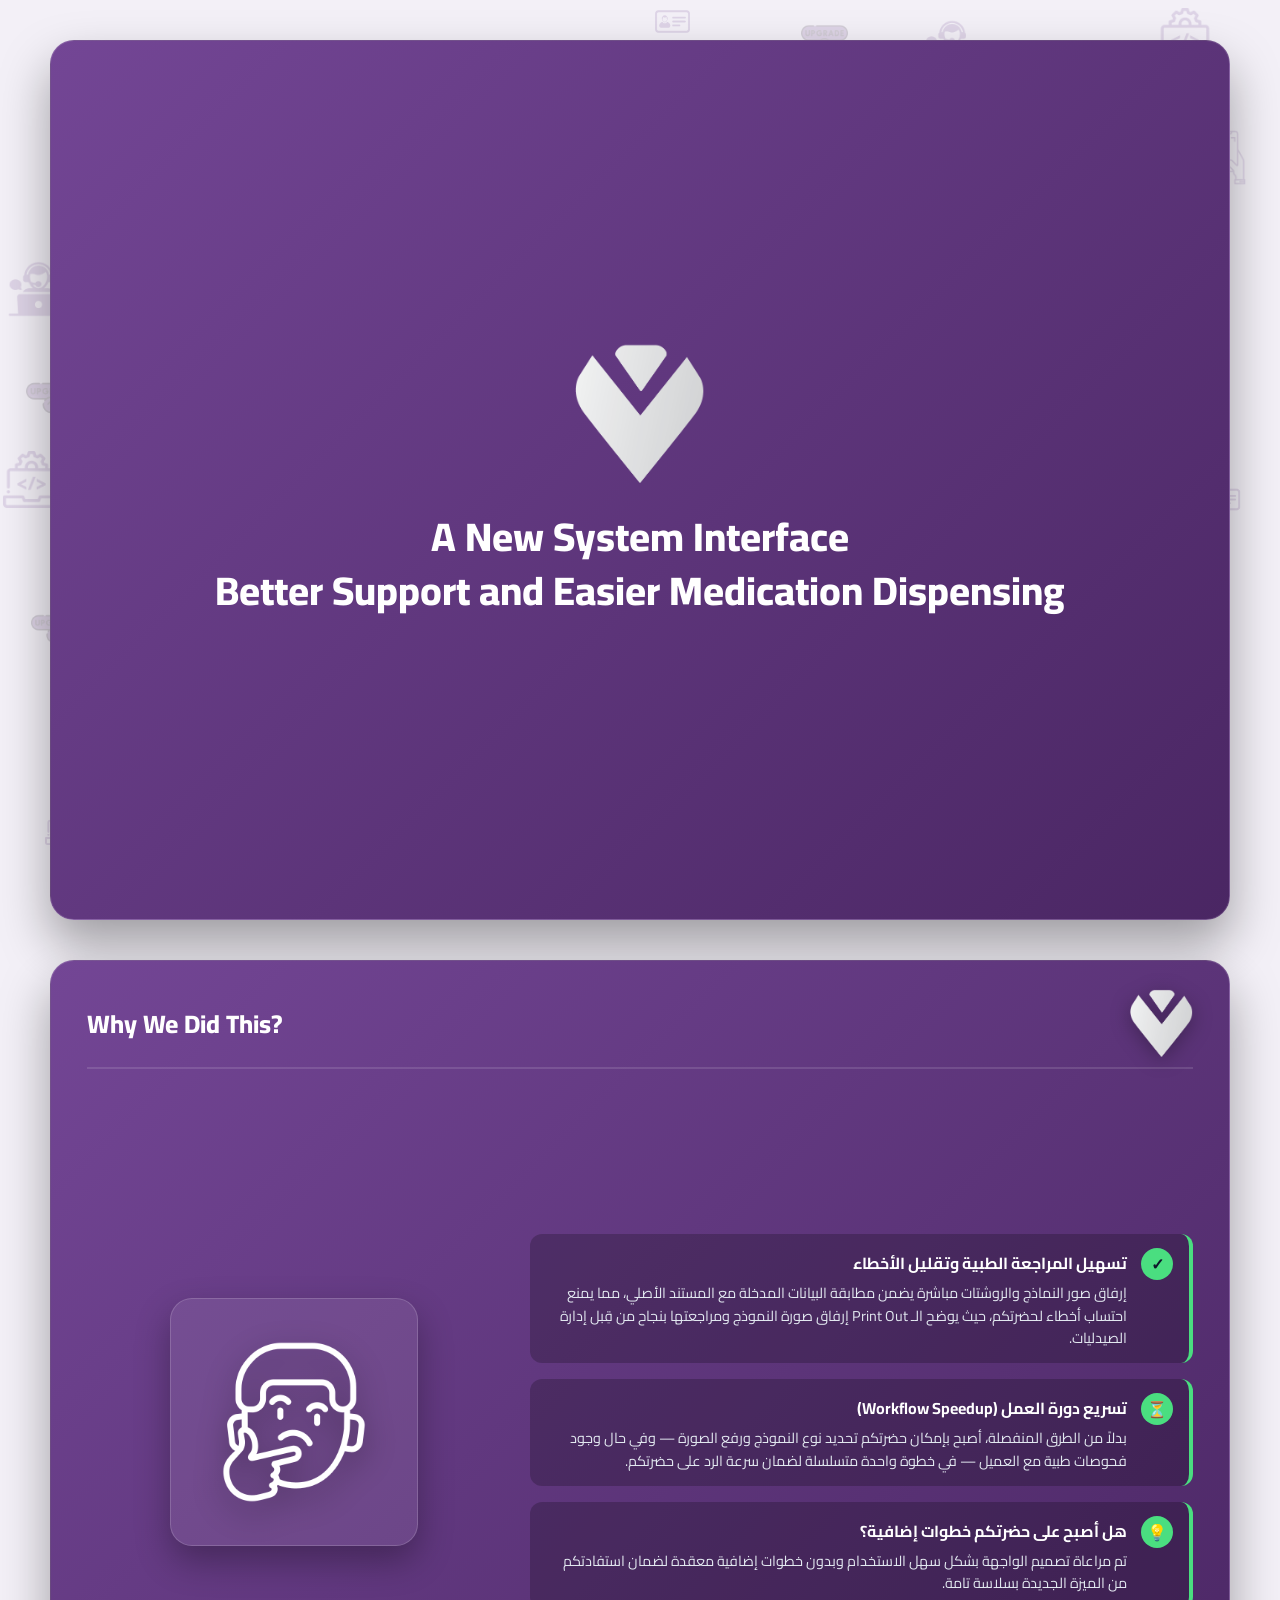
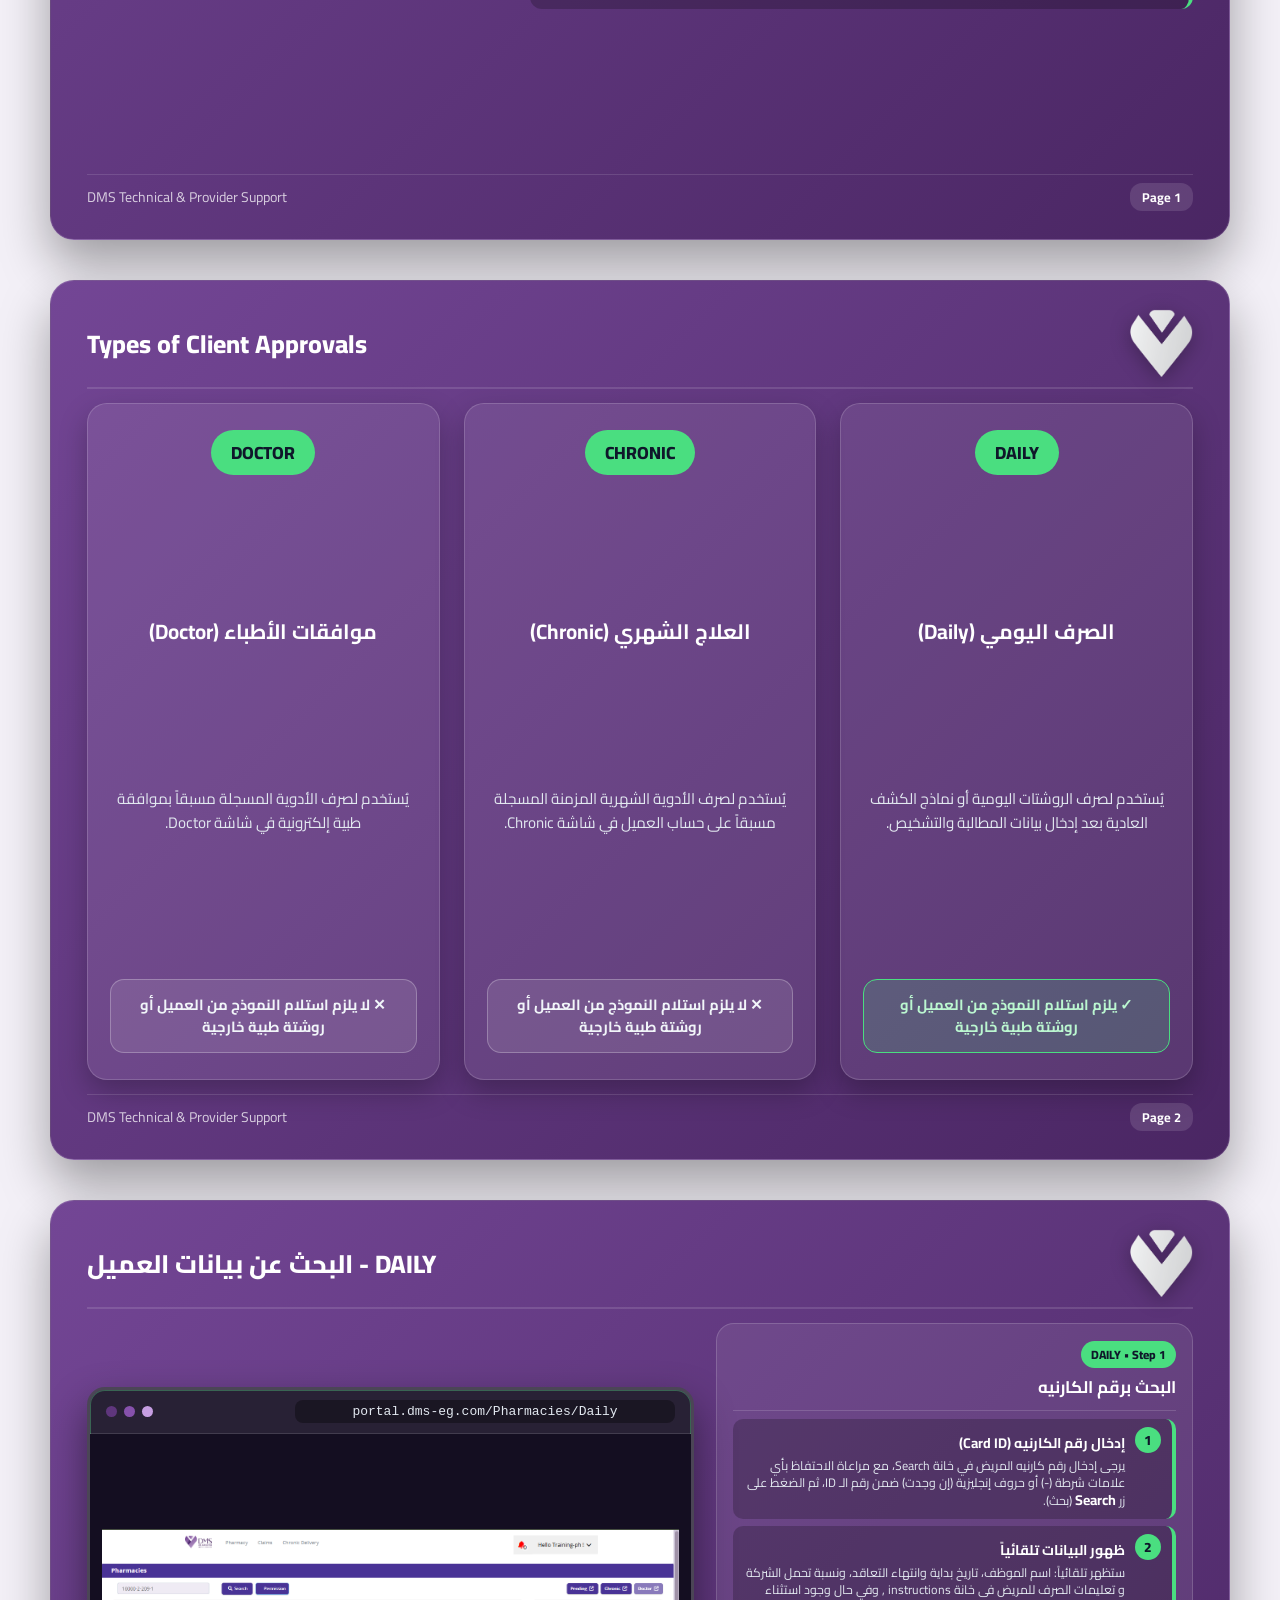
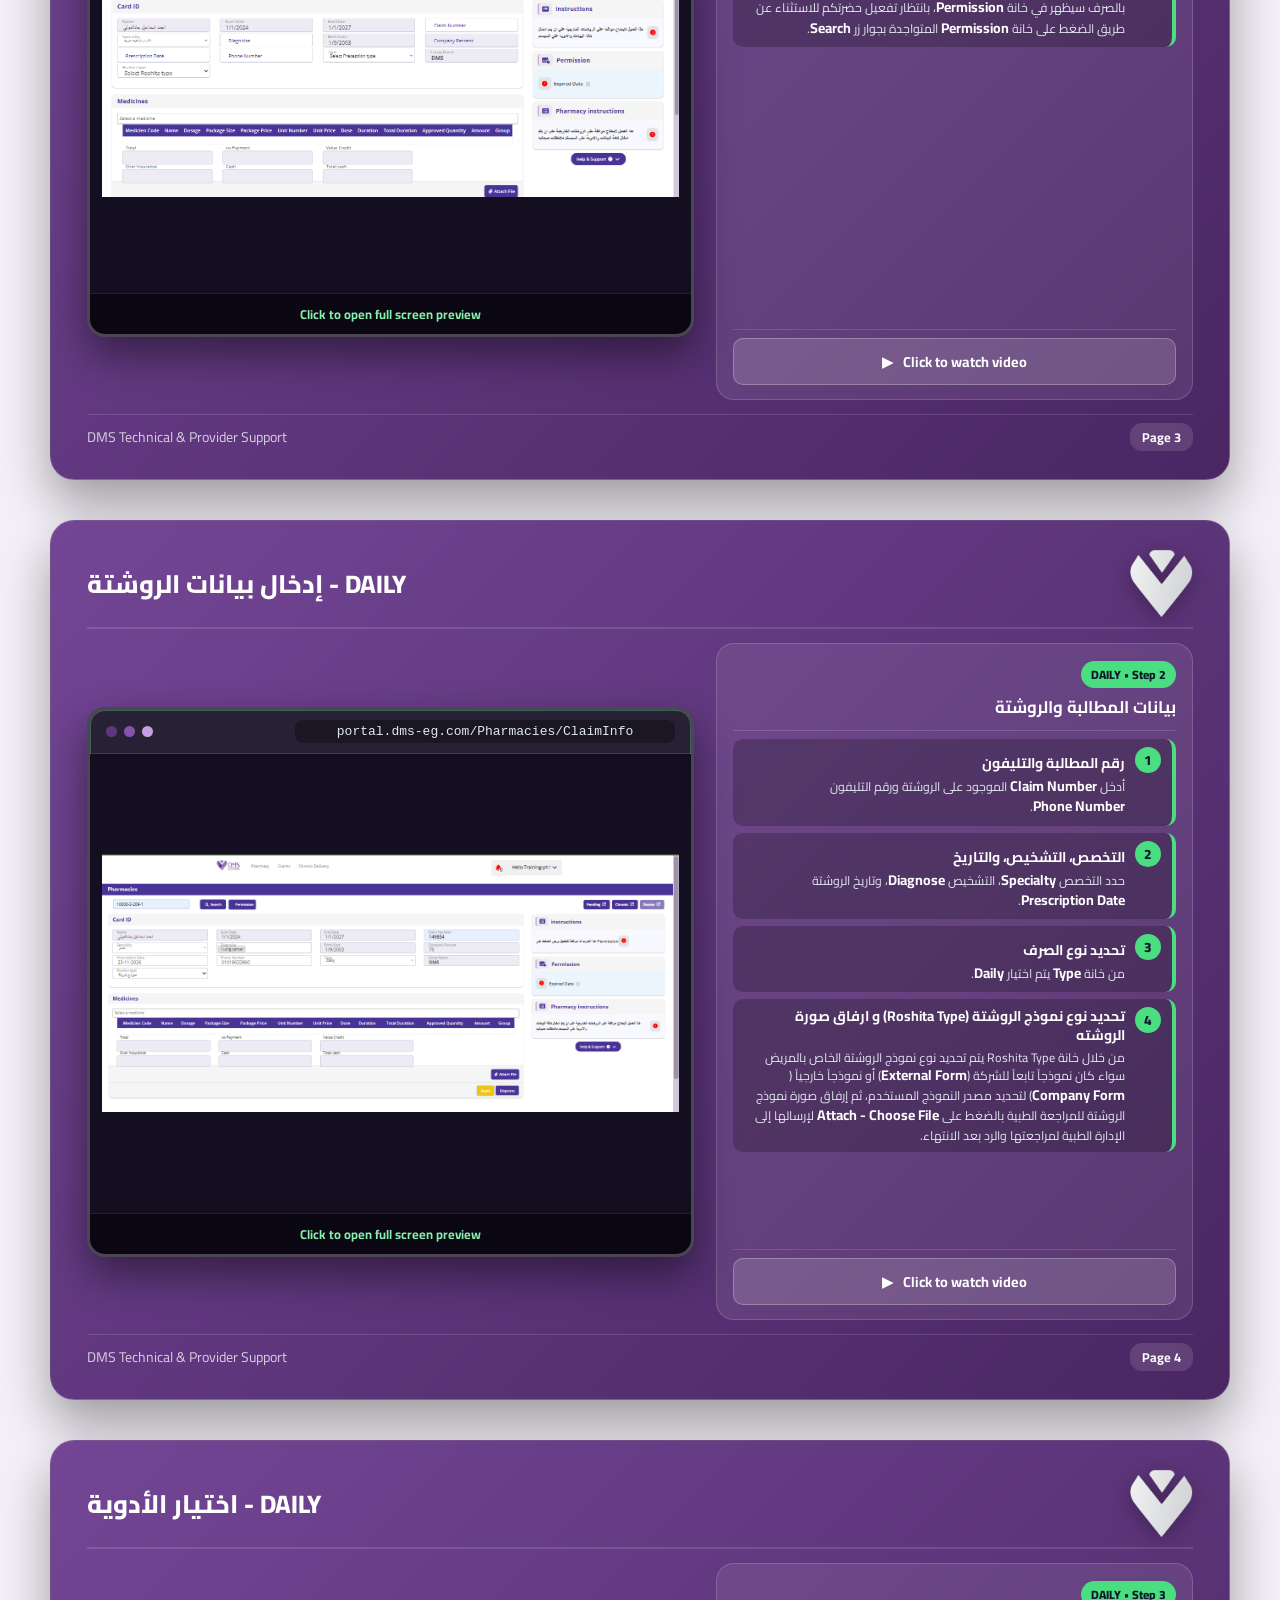
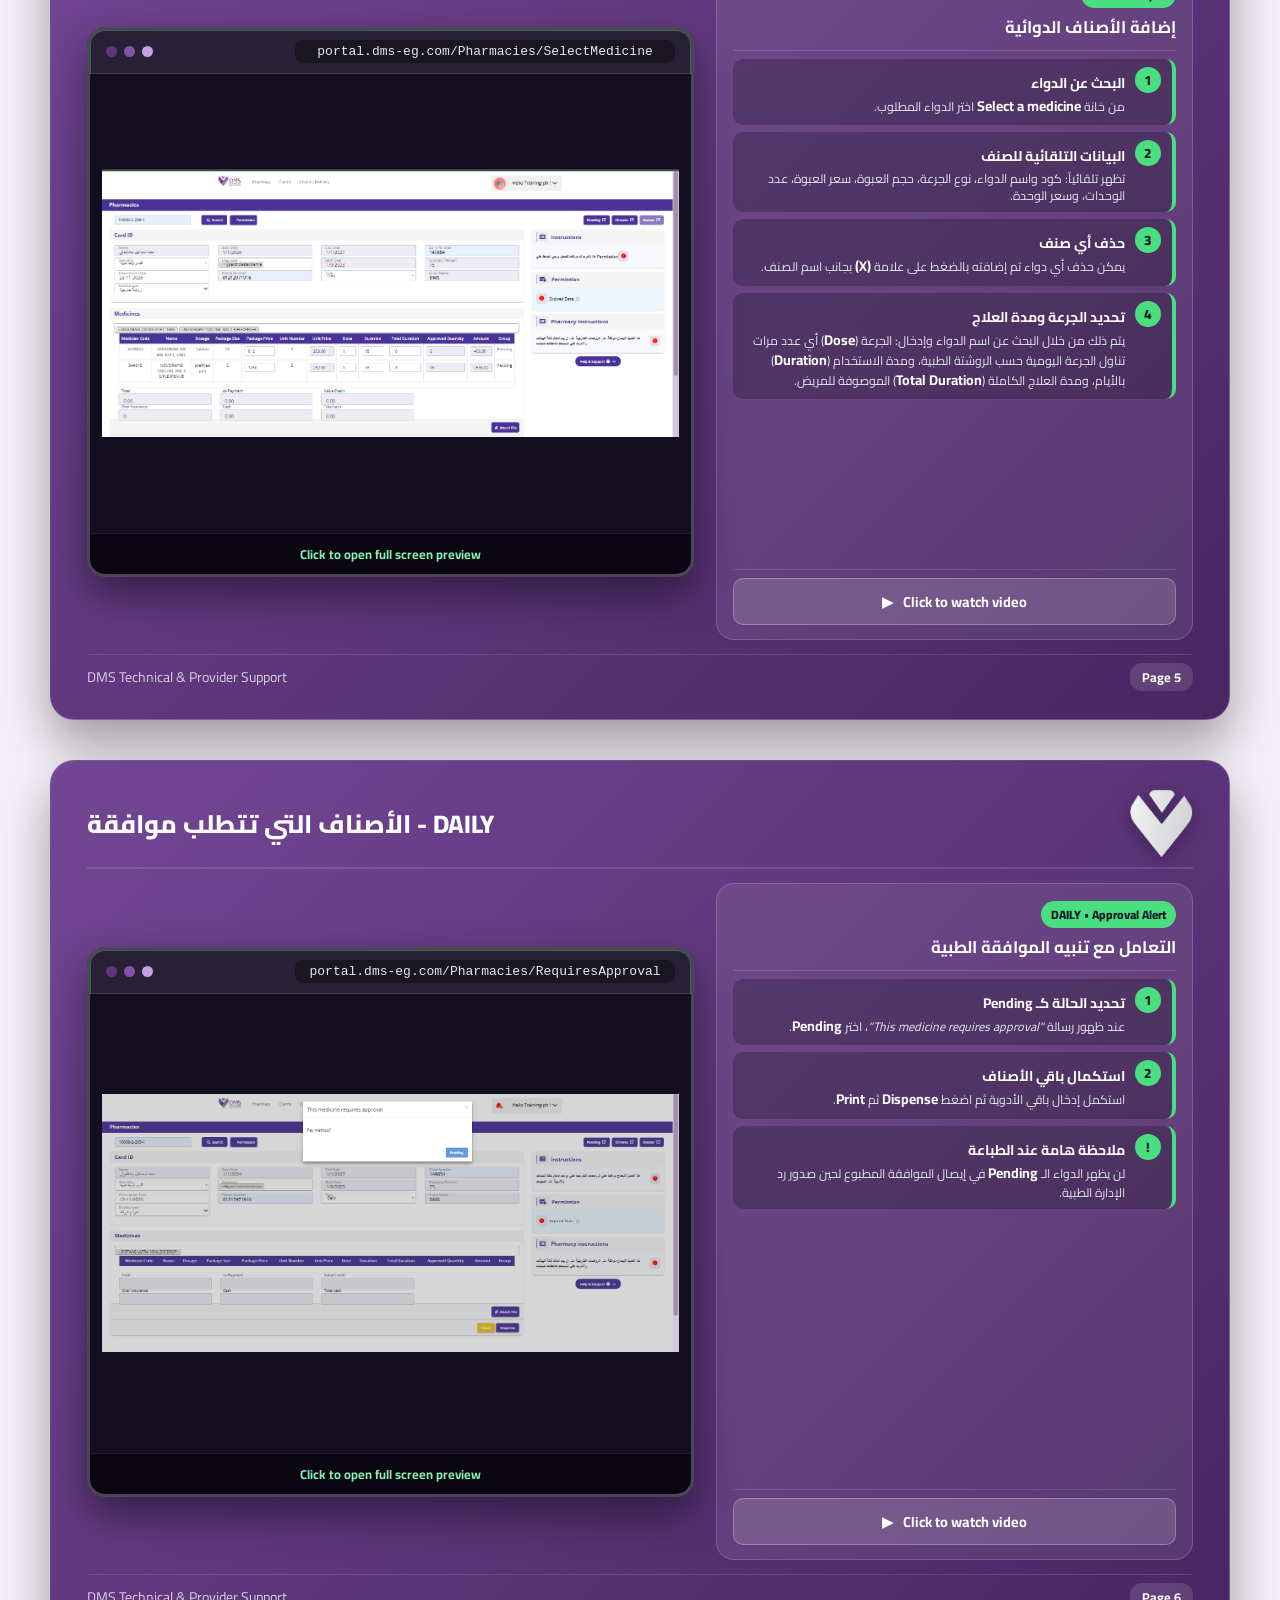
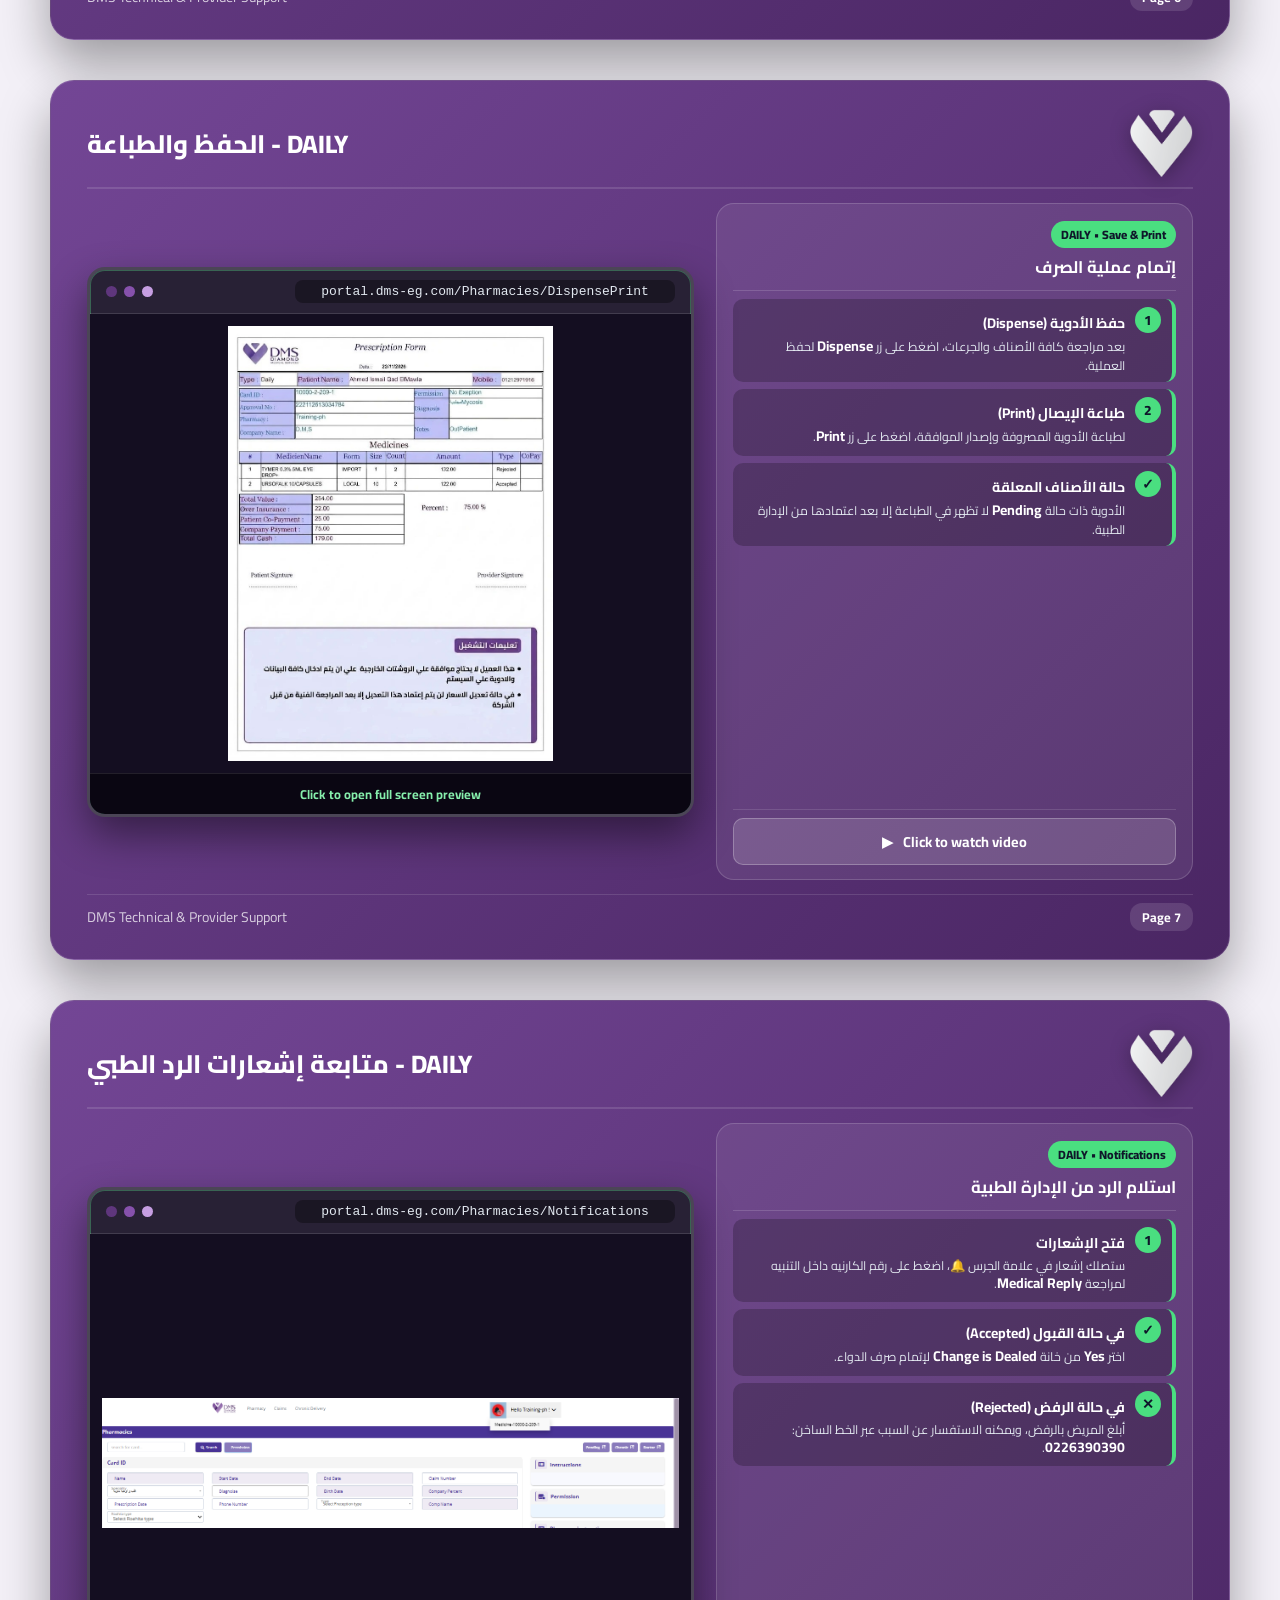
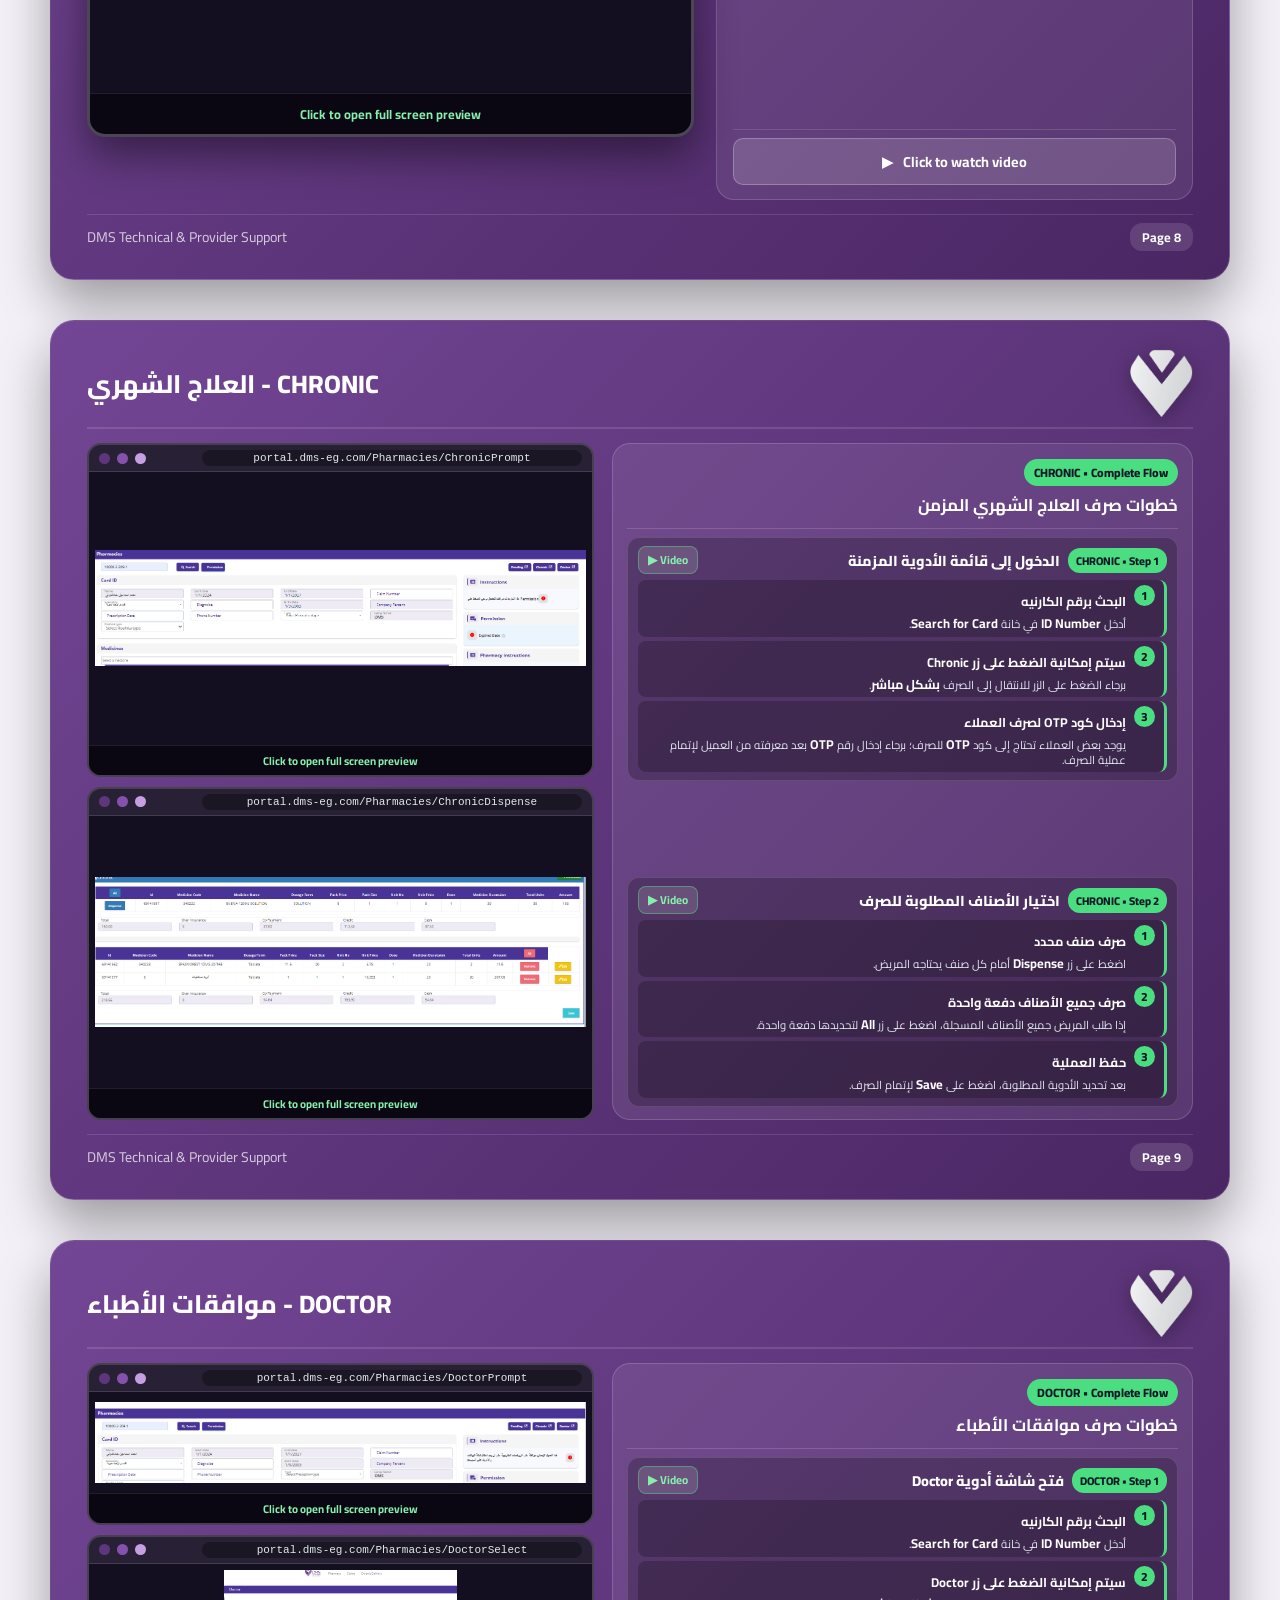
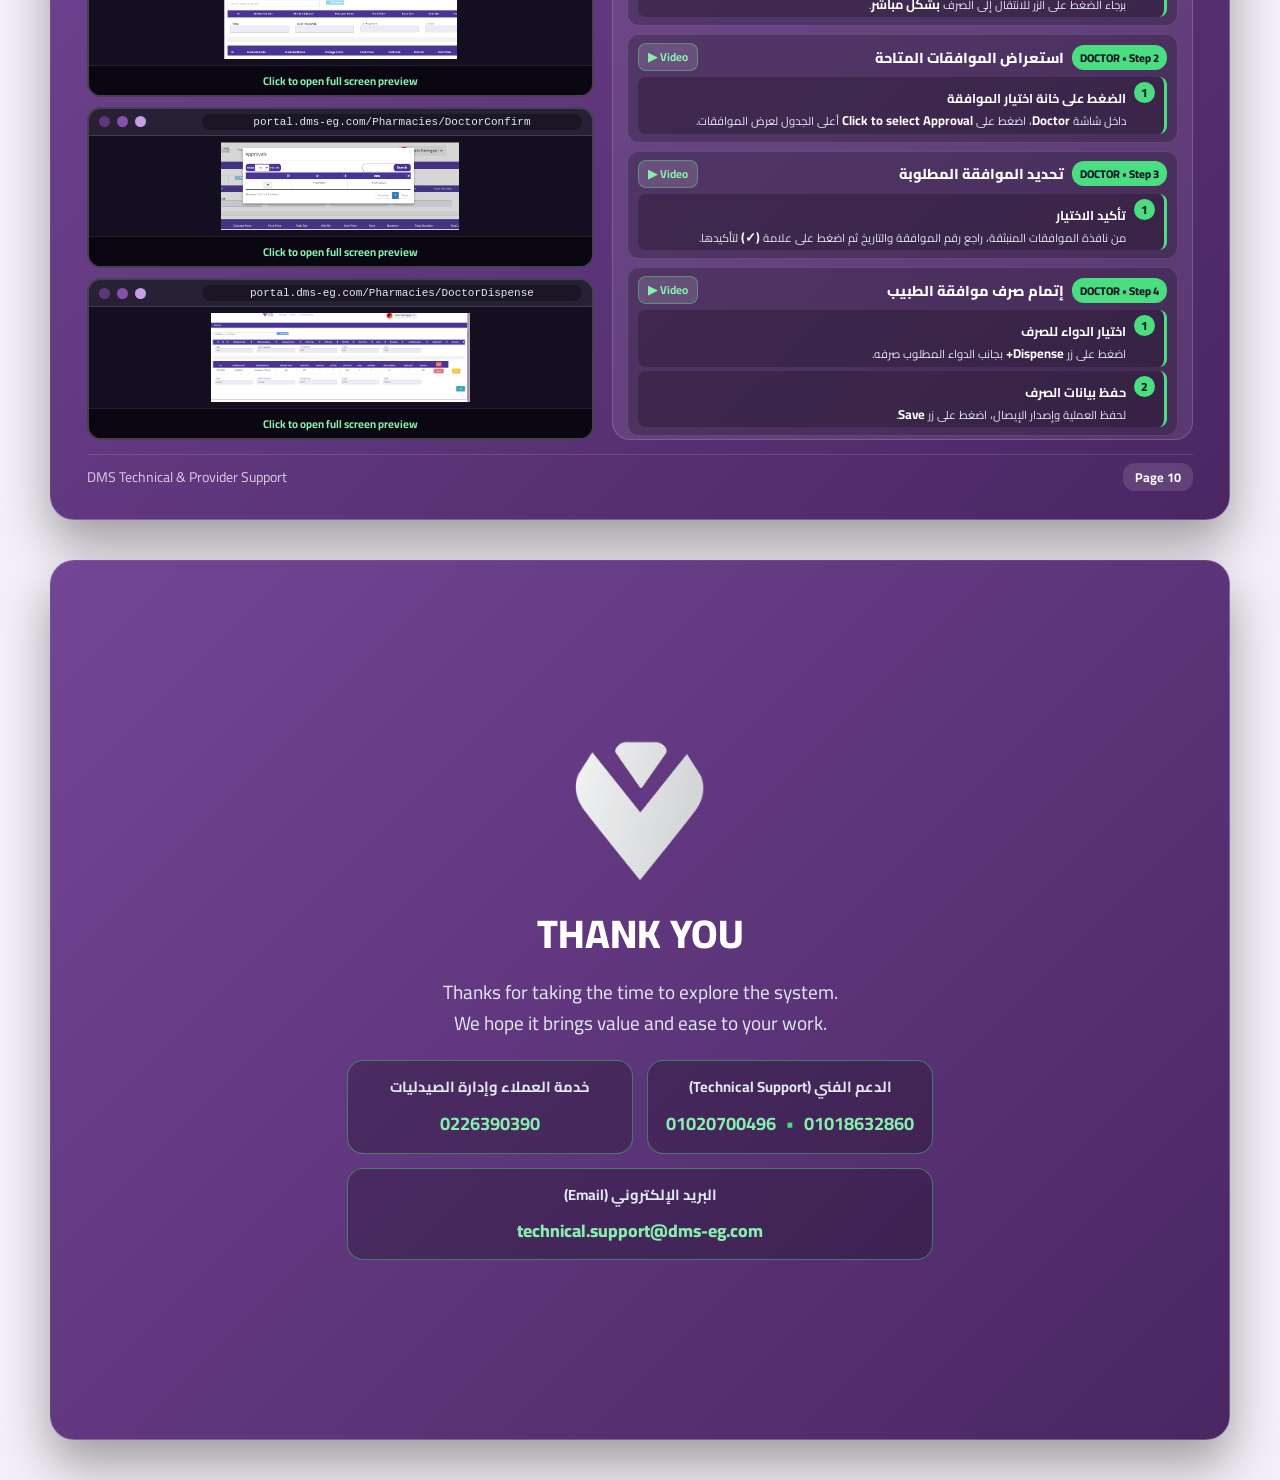
<file: index.html>
<!DOCTYPE html>
<html lang="ar" dir="rtl">
<head>
    <meta charset="UTF-8">
    <meta name="viewport" content="width=device-width, initial-scale=1.0">
    <title>DMS</title>
    <link rel="icon" type="image/png" href="dms-silver-logo.png">
    <link rel="stylesheet" href="style.css">
    <link href="https://fonts.googleapis.com/css2?family=Cairo:wght@300;400;600;700;800&display=swap" rel="stylesheet">
</head>
<body>

    <div id="bg-icons"></div>

<section class="slide cover-slide">
        <div>
            <img class="cover-logo" src="dms-silver-logo.png" alt="DMS Logo">
            <h1 class="cover-title" dir="ltr">A New System Interface<br>Better Support and Easier Medication Dispensing</h1>
        </div>
    </section>
<section class="slide">
        <div class="slide-header">
            <img class="company-logo" src="dms-silver-logo.png" alt="DMS Logo">
            <div class="slide-title" dir="ltr">Why We Did This?</div>
        </div>

        <div class="slide-body why-body">
            <div class="why-points">
                <div class="flow-step">
                    <div class="step-num">✓</div>
                    <div class="step-detail">
                        <strong>تسهيل المراجعة الطبية وتقليل الأخطاء</strong>
                        <p>إرفاق صور النماذج والروشتات مباشرة يضمن مطابقة البيانات المدخلة مع المستند الأصلي، مما يمنع احتساب أخطاء لحضرتكم، حيث يوضح الـ Print Out إرفاق صورة النموذج ومراجعتها بنجاح من قِبل إدارة الصيدليات.</p>
                    </div>
                </div>

                <div class="flow-step">
                    <div class="step-num">⏳</div>
                    <div class="step-detail">
                        <strong>تسريع دورة العمل (Workflow Speedup)</strong>
                        <p>بدلاً من الطرق المنفصلة، أصبح بإمكان حضرتكم تحديد نوع النموذج ورفع الصورة — وفي حال وجود فحوصات طبية مع العميل — في خطوة واحدة متسلسلة لضمان سرعة الرد على حضرتكم.</p>
                    </div>
                </div>

                <div class="flow-step">
                    <div class="step-num">💡</div>
                    <div class="step-detail">
                        <strong>هل أصبح على حضرتكم خطوات إضافية؟</strong>
                        <p>تم مراعاة تصميم الواجهة بشكل سهل الاستخدام وبدون خطوات إضافية معقدة لضمان استفادتكم من الميزة الجديدة بسلاسة تامة.</p>
                    </div>
                </div>
            </div>

            <div class="why-visual">
                <div class="thinking-card">
                    <img src="thinking.png" alt="Thinking Character" class="thinking-img">
                </div>
            </div>
        </div>

        <div class="slide-footer">
            <span class="footer-page">Page 1</span>
            <a href="#" class="footer-link">DMS Technical &amp; Provider Support</a>
        </div>
    </section>
<section class="slide">
        <div class="slide-header">
            <img class="company-logo" src="dms-silver-logo.png" alt="DMS Logo">
            <div class="slide-title" dir="ltr">Types of Client Approvals</div>
        </div>

        <div class="slide-body cards-grid-body">
            <div class="approval-type-card">
                <div class="type-badge daily-badge" dir="ltr">DAILY</div>
                <h3>الصرف اليومي (Daily)</h3>
                <p>يُستخدم لصرف الروشتات اليومية أو نماذج الكشف العادية بعد إدخال بيانات المطالبة والتشخيص.</p>
                <div class="requirement-box required">
                    <strong>✓ يلزم استلام النموذج من العميل أو روشتة طبية خارجية</strong>
                </div>
            </div>

            <div class="approval-type-card">
                <div class="type-badge chronic-badge" dir="ltr">CHRONIC</div>
                <h3>العلاج الشهري (Chronic)</h3>
                <p>يُستخدم لصرف الأدوية الشهرية المزمنة المسجلة مسبقاً على حساب العميل في شاشة Chronic.</p>
                <div class="requirement-box optional">
                    <strong>✕ لا يلزم استلام النموذج من العميل أو روشتة طبية خارجية</strong>
                </div>
            </div>

            <div class="approval-type-card">
                <div class="type-badge doctor-badge" dir="ltr">DOCTOR</div>
                <h3>موافقات الأطباء (Doctor)</h3>
                <p>يُستخدم لصرف الأدوية المسجلة مسبقاً بموافقة طبية إلكترونية في شاشة Doctor.</p>
                <div class="requirement-box optional">
                    <strong>✕ لا يلزم استلام النموذج من العميل أو روشتة طبية خارجية</strong>
                </div>
            </div>
        </div>

        <div class="slide-footer">
            <span class="footer-page">Page 2</span>
            <a href="#" class="footer-link">DMS Technical &amp; Provider Support</a>
        </div>
    </section>
<section class="slide">
        <div class="slide-header">
            <img class="company-logo" src="dms-silver-logo.png" alt="DMS Logo">
            <div class="slide-title">DAILY - البحث عن بيانات العميل</div>
        </div>

        <div class="slide-body showcase-body">
            <div class="showcase-info">
                <div>
                    <div class="info-header">
                        <span class="company-pill dms-pill" dir="ltr">DAILY • Step 1</span>
                        <h3>البحث برقم الكارنيه</h3>
                    </div>
                    <div class="showcase-steps">
                        <div class="flow-step">
                            <div class="step-num">1</div>
                            <div class="step-detail">
                                <strong>إدخال رقم الكارنيه (Card ID)</strong>
                                <p>يرجى إدخال رقم كارنيه المريض في خانة Search، مع مراعاة الاحتفاظ بأي علامات شرطة (-) أو حروف إنجليزية (إن وجدت) ضمن رقم الـ ID، ثم الضغط على زر <strong dir="ltr">Search</strong> (بحث).</p>
                            </div>
                        </div>
                        <div class="flow-step">
                            <div class="step-num">2</div>
                            <div class="step-detail">
                                <strong>ظهور البيانات تلقائياً</strong>
                                <p>ستظهر تلقائياً: اسم الموظف، تاريخ بداية وانتهاء التعاقد، ونسبة تحمل الشركة و تعليمات الصرف للمريض فى خانة instructions , وفي حال وجود استثناء بالصرف سيظهر في خانة <strong dir="ltr">Permission</strong>، بانتظار تفعيل حضرتكم للاستثناء عن طريق الضغط على خانة <strong dir="ltr">Permission</strong> المتواجدة بجوار زر <strong dir="ltr">Search</strong>.</p>
                            </div>
                        </div>
                    </div>
                </div>
                <div class="video-cta-box no-print">
                    <a href="showcase.html?id=daily-1" class="watch-video-cta">
                        <span>▶</span>
                        <span>Click to watch video</span>
                    </a>
                </div>
            </div>

            <div class="showcase-frame-container">
                <div class="browser-mockup">
                    <div class="browser-top-bar">
                        <div class="browser-dots"><span class="dot red"></span><span class="dot yellow"></span><span class="dot green"></span></div>
                        <div class="browser-url">portal.dms-eg.com/Pharmacies/Daily</div>
                    </div>
                    <a href="showcase.html?id=daily-1-img" class="screen-image-link">
                        <div class="screen-image-wrapper">
                            <img src="page3.png" alt="البحث برقم الكارنيه">
                            <div class="screen-zoom-hint">Click to open full screen preview</div>
                        </div>
                    </a>
                </div>
            </div>
        </div>

        <div class="slide-footer">
            <span class="footer-page">Page 3</span>
            <a href="#" class="footer-link">DMS Technical &amp; Provider Support</a>
        </div>
    </section>
<section class="slide">
        <div class="slide-header">
            <img class="company-logo" src="dms-silver-logo.png" alt="DMS Logo">
            <div class="slide-title">DAILY - إدخال بيانات الروشتة</div>
        </div>

        <div class="slide-body showcase-body">
            <div class="showcase-info">
                <div>
                    <div class="info-header">
                        <span class="company-pill dms-pill" dir="ltr">DAILY • Step 2</span>
                        <h3>بيانات المطالبة والروشتة</h3>
                    </div>
                    <div class="showcase-steps">
                        <div class="flow-step">
                            <div class="step-num">1</div>
                            <div class="step-detail">
                                <strong>رقم المطالبة والتليفون</strong>
                                <p>أدخل <strong dir="ltr">Claim Number</strong> الموجود على الروشتة ورقم التليفون <strong dir="ltr">Phone Number</strong>.</p>
                            </div>
                        </div>
                        <div class="flow-step">
                            <div class="step-num">2</div>
                            <div class="step-detail">
                                <strong>التخصص، التشخيص، والتاريخ</strong>
                                <p>حدد التخصص <strong dir="ltr">Specialty</strong>، التشخيص <strong dir="ltr">Diagnose</strong>، وتاريخ الروشتة <strong dir="ltr">Prescription Date</strong>.</p>
                            </div>
                        </div>
                        <div class="flow-step">
                            <div class="step-num">3</div>
                            <div class="step-detail">
                                <strong>تحديد نوع الصرف</strong>
                                <p>من خانة <strong dir="ltr">Type</strong> يتم اختيار <strong dir="ltr">Daily</strong>.</p>
                            </div>
                        </div>
                        <div class="flow-step">
                            <div class="step-num">4</div>
                            <div class="step-detail">
                                <strong> تحديد نوع نموذج الروشتة (Roshita Type) و ارفاق صورة الروشته  </strong>
                                <p>من خلال خانة Roshita Type يتم تحديد نوع نموذج الروشتة الخاص بالمريض سواء كان نموذجاً تابعاً للشركة (<strong dir="ltr">External Form</strong>) أو نموذجاً خارجياً (<strong dir="ltr">Company Form</strong>) لتحديد مصدر النموذج المستخدم، ثم إرفاق صورة نموذج الروشتة للمراجعة الطبية بالضغط على <strong dir="ltr">Attach - Choose File</strong> لإرسالها إلى الإدارة الطبية لمراجعتها والرد بعد الانتهاء.</p>
                            </div>
                        </div>
                    </div>
                </div>
                <div class="video-cta-box no-print">
                    <a href="showcase.html?id=daily-2" class="watch-video-cta">
                        <span>▶</span>
                        <span>Click to watch video</span>
                    </a>
                </div>
            </div>

            <div class="showcase-frame-container">
                <div class="browser-mockup">
                    <div class="browser-top-bar">
                        <div class="browser-dots"><span class="dot red"></span><span class="dot yellow"></span><span class="dot green"></span></div>
                        <div class="browser-url">portal.dms-eg.com/Pharmacies/ClaimInfo</div>
                    </div>
                    <a href="showcase.html?id=daily-2-img" class="screen-image-link">
                        <div class="screen-image-wrapper">
                            <img src="page4.png" alt="بيانات المطالبة والروشتة">
                            <div class="screen-zoom-hint">Click to open full screen preview</div>
                        </div>
                    </a>
                </div>
            </div>
        </div>

        <div class="slide-footer">
            <span class="footer-page">Page 4</span>
            <a href="#" class="footer-link">DMS Technical &amp; Provider Support</a>
        </div>
    </section>
<section class="slide">
        <div class="slide-header">
            <img class="company-logo" src="dms-silver-logo.png" alt="DMS Logo">
            <div class="slide-title">DAILY - اختيار الأدوية</div>
        </div>

        <div class="slide-body showcase-body">
            <div class="showcase-info">
                <div>
                    <div class="info-header">
                        <span class="company-pill dms-pill" dir="ltr">DAILY • Step 3</span>
                        <h3>إضافة الأصناف الدوائية</h3>
                    </div>
                    <div class="showcase-steps">
                        <div class="flow-step">
                            <div class="step-num">1</div>
                            <div class="step-detail">
                                <strong>البحث عن الدواء</strong>
                                <p>من خانة <strong dir="ltr">Select a medicine</strong> اختر الدواء المطلوب.</p>
                            </div>
                        </div>
                        <div class="flow-step">
                            <div class="step-num">2</div>
                            <div class="step-detail">
                                <strong>البيانات التلقائية للصنف</strong>
                                <p>تظهر تلقائياً: كود واسم الدواء، نوع الجرعة، حجم العبوة، سعر العبوة، عدد الوحدات، وسعر الوحدة.</p>
                            </div>
                        </div>
                        <div class="flow-step">
                            <div class="step-num">3</div>
                            <div class="step-detail">
                                <strong>حذف أي صنف</strong>
                                <p>يمكن حذف أي دواء تم إضافته بالضغط على علامة <strong dir="ltr">(X)</strong> بجانب اسم الصنف.</p>
                            </div>
                        </div>
                        <div class="flow-step">
                            <div class="step-num">4</div>
                            <div class="step-detail">
                                <strong>تحديد الجرعة ومدة العلاج</strong>
                                <p>يتم ذلك من خلال البحث عن اسم الدواء وإدخال: الجرعة (<strong dir="ltr">Dose</strong>) أي عدد مرات تناول الجرعة اليومية حسب الروشتة الطبية، ومدة الاستخدام (<strong dir="ltr">Duration</strong>) بالأيام، ومدة العلاج الكاملة (<strong dir="ltr">Total Duration</strong>) الموصوفة للمريض.</p>
                            </div>
                        </div>
                    </div>
                </div>
                <div class="video-cta-box no-print">
                    <a href="showcase.html?id=daily-3" class="watch-video-cta">
                        <span>▶</span>
                        <span>Click to watch video</span>
                    </a>
                </div>
            </div>

            <div class="showcase-frame-container">
                <div class="browser-mockup">
                    <div class="browser-top-bar">
                        <div class="browser-dots"><span class="dot red"></span><span class="dot yellow"></span><span class="dot green"></span></div>
                        <div class="browser-url">portal.dms-eg.com/Pharmacies/SelectMedicine</div>
                    </div>
                    <a href="showcase.html?id=daily-3-img" class="screen-image-link">
                        <div class="screen-image-wrapper">
                            <img src="page5.png" alt="إضافة الأصناف الدوائية">
                            <div class="screen-zoom-hint">Click to open full screen preview</div>
                        </div>
                    </a>
                </div>
            </div>
        </div>

        <div class="slide-footer">
            <span class="footer-page">Page 5</span>
            <a href="#" class="footer-link">DMS Technical &amp; Provider Support</a>
        </div>
    </section>
<section class="slide">
        <div class="slide-header">
            <img class="company-logo" src="dms-silver-logo.png" alt="DMS Logo">
            <div class="slide-title">DAILY - الأصناف التي تتطلب موافقة</div>
        </div>

        <div class="slide-body showcase-body">
            <div class="showcase-info">
                <div>
                    <div class="info-header">
                        <span class="company-pill dms-pill" dir="ltr">DAILY • Approval Alert</span>
                        <h3>التعامل مع تنبيه الموافقة الطبية</h3>
                    </div>
                    <div class="showcase-steps">
                        <div class="flow-step">
                            <div class="step-num">1</div>
                            <div class="step-detail">
                                <strong>تحديد الحالة كـ <span dir="ltr">Pending</span></strong>
                                <p>عند ظهور رسالة <em dir="ltr">"This medicine requires approval"</em>، اختر <strong dir="ltr">Pending</strong>.</p>
                            </div>
                        </div>
                        <div class="flow-step">
                            <div class="step-num">2</div>
                            <div class="step-detail">
                                <strong>استكمال باقي الأصناف</strong>
                                <p>استكمل إدخال باقي الأدوية ثم اضغط <strong dir="ltr">Dispense</strong> ثم <strong dir="ltr">Print</strong>.</p>
                            </div>
                        </div>
                        <div class="flow-step">
                            <div class="step-num">!</div>
                            <div class="step-detail">
                                <strong>ملاحظة هامة عند الطباعة</strong>
                                <p>لن يظهر الدواء الـ <strong dir="ltr">Pending</strong> في إيصال الموافقة المطبوع لحين صدور رد الإدارة الطبية.</p>
                            </div>
                        </div>
                    </div>
                </div>
                <div class="video-cta-box no-print">
                    <a href="showcase.html?id=daily-5" class="watch-video-cta">
                        <span>▶</span>
                        <span>Click to watch video</span>
                    </a>
                </div>
            </div>

            <div class="showcase-frame-container">
                <div class="browser-mockup">
                    <div class="browser-top-bar">
                        <div class="browser-dots"><span class="dot red"></span><span class="dot yellow"></span><span class="dot green"></span></div>
                        <div class="browser-url">portal.dms-eg.com/Pharmacies/RequiresApproval</div>
                    </div>
                    <a href="showcase.html?id=daily-5-img" class="screen-image-link">
                        <div class="screen-image-wrapper">
                            <img src="page7.png" alt="التعامل مع تنبيه الموافقة الطبية">
                            <div class="screen-zoom-hint">Click to open full screen preview</div>
                        </div>
                    </a>
                </div>
            </div>
        </div>

        <div class="slide-footer">
            <span class="footer-page">Page 6</span>
            <a href="#" class="footer-link">DMS Technical &amp; Provider Support</a>
        </div>
    </section>
<section class="slide">
        <div class="slide-header">
            <img class="company-logo" src="dms-silver-logo.png" alt="DMS Logo">
            <div class="slide-title">DAILY - الحفظ والطباعة</div>
        </div>

        <div class="slide-body showcase-body">
            <div class="showcase-info">
                <div>
                    <div class="info-header">
                        <span class="company-pill dms-pill" dir="ltr">DAILY • Save &amp; Print</span>
                        <h3>إتمام عملية الصرف</h3>
                    </div>
                    <div class="showcase-steps">
                        <div class="flow-step">
                            <div class="step-num">1</div>
                            <div class="step-detail">
                                <strong>حفظ الأدوية (<span dir="ltr">Dispense</span>)</strong>
                                <p>بعد مراجعة كافة الأصناف والجرعات، اضغط على زر <strong dir="ltr">Dispense</strong> لحفظ العملية.</p>
                            </div>
                        </div>
                        <div class="flow-step">
                            <div class="step-num">2</div>
                            <div class="step-detail">
                                <strong>طباعة الإيصال (<span dir="ltr">Print</span>)</strong>
                                <p>لطباعة الأدوية المصروفة وإصدار الموافقة، اضغط على زر <strong dir="ltr">Print</strong>.</p>
                            </div>
                        </div>
                        <div class="flow-step">
                            <div class="step-num">✓</div>
                            <div class="step-detail">
                                <strong>حالة الأصناف المعلقة</strong>
                                <p>الأدوية ذات حالة <strong dir="ltr">Pending</strong> لا تظهر في الطباعة إلا بعد اعتمادها من الإدارة الطبية.</p>
                            </div>
                        </div>
                    </div>
                </div>
                <div class="video-cta-box no-print">
                    <a href="showcase.html?id=daily-6" class="watch-video-cta">
                        <span>▶</span>
                        <span>Click to watch video</span>
                    </a>
                </div>
            </div>

            <div class="showcase-frame-container">
                <div class="browser-mockup">
                    <div class="browser-top-bar">
                        <div class="browser-dots"><span class="dot red"></span><span class="dot yellow"></span><span class="dot green"></span></div>
                        <div class="browser-url">portal.dms-eg.com/Pharmacies/DispensePrint</div>
                    </div>
                    <a href="showcase.html?id=daily-6-img" class="screen-image-link">
                        <div class="screen-image-wrapper">
                            <img src="page8.png" alt="إتمام عملية الصرف">
                            <div class="screen-zoom-hint">Click to open full screen preview</div>
                        </div>
                    </a>
                </div>
            </div>
        </div>

        <div class="slide-footer">
            <span class="footer-page">Page 7</span>
            <a href="#" class="footer-link">DMS Technical &amp; Provider Support</a>
        </div>
    </section>
<section class="slide">
        <div class="slide-header">
            <img class="company-logo" src="dms-silver-logo.png" alt="DMS Logo">
            <div class="slide-title">DAILY - متابعة إشعارات الرد الطبي</div>
        </div>

        <div class="slide-body showcase-body">
            <div class="showcase-info">
                <div>
                    <div class="info-header">
                        <span class="company-pill dms-pill" dir="ltr">DAILY • Notifications</span>
                        <h3>استلام الرد من الإدارة الطبية</h3>
                    </div>
                    <div class="showcase-steps">
                        <div class="flow-step">
                            <div class="step-num">1</div>
                            <div class="step-detail">
                                <strong>فتح الإشعارات</strong>
                                <p>ستصلك إشعار في علامة الجرس 🔔، اضغط على رقم الكارنيه داخل التنبيه لمراجعة <strong dir="ltr">Medical Reply</strong>.</p>
                            </div>
                        </div>
                        <div class="flow-step">
                            <div class="step-num">✓</div>
                            <div class="step-detail">
                                <strong>في حالة القبول (<span dir="ltr">Accepted</span>)</strong>
                                <p>اختر <strong dir="ltr">Yes</strong> من خانة <strong dir="ltr">Change is Dealed</strong> لإتمام صرف الدواء.</p>
                            </div>
                        </div>
                        <div class="flow-step">
                            <div class="step-num">✕</div>
                            <div class="step-detail">
                                <strong>في حالة الرفض (<span dir="ltr">Rejected</span>)</strong>
                                <p>أبلغ المريض بالرفض، ويمكنه الاستفسار عن السبب عبر الخط الساخن: <strong dir="ltr">0226390390</strong>.</p>
                            </div>
                        </div>
                    </div>
                </div>
                <div class="video-cta-box no-print">
                    <a href="showcase.html?id=daily-7" class="watch-video-cta">
                        <span>▶</span>
                        <span>Click to watch video</span>
                    </a>
                </div>
            </div>

            <div class="showcase-frame-container">
                <div class="browser-mockup">
                    <div class="browser-top-bar">
                        <div class="browser-dots"><span class="dot red"></span><span class="dot yellow"></span><span class="dot green"></span></div>
                        <div class="browser-url">portal.dms-eg.com/Pharmacies/Notifications</div>
                    </div>
                    <a href="showcase.html?id=daily-7-img" class="screen-image-link">
                        <div class="screen-image-wrapper">
                            <img src="page9.png" alt="استلام الرد من الإدارة الطبية">
                            <div class="screen-zoom-hint">Click to open full screen preview</div>
                        </div>
                    </a>
                </div>
            </div>
        </div>

        <div class="slide-footer">
            <span class="footer-page">Page 8</span>
            <a href="#" class="footer-link">DMS Technical &amp; Provider Support</a>
        </div>
    </section>
    <section class="slide">
        <div class="slide-header">
            <img class="company-logo" src="dms-silver-logo.png" alt="DMS Logo">
            <div class="slide-title">CHRONIC - العلاج الشهري</div>
        </div>

        <div class="slide-body combined-stage-body">
            <div class="combined-info-col">
                <div class="info-header">
                    <span class="company-pill dms-pill" dir="ltr">CHRONIC • Complete Flow</span>
                    <h3>خطوات صرف العلاج الشهري المزمن</h3>
                </div>
                <div class="stages-stack">
                <div class="stage-subcard">
                    <div class="stage-subcard-top">
                        <span class="stage-tag" dir="ltr">CHRONIC • Step 1</span>
                        <h4>الدخول إلى قائمة الأدوية المزمنة</h4>
                        <a href="showcase.html?id=chronic-1" class="mini-video-btn no-print">▶ Video</a>
                    </div>
                    <div class="stage-steps-list">
                            <div class="flow-step compact-step">
                                <div class="step-num">1</div>
                                <div class="step-detail">
                                    <strong>البحث برقم الكارنيه</strong>
                                    <p>أدخل <strong dir="ltr">ID Number</strong> في خانة <strong dir="ltr">Search for Card</strong>.</p>
                                </div>
                            </div>
                            <div class="flow-step compact-step">
                                <div class="step-num">2</div>
                                <div class="step-detail">
                                    <strong>سيتم إمكانية الضغط على زر Chronic</strong>
                                    <p>برجاء الضغط على الزر للانتقال إلى الصرف <strong dir="ltr">بشكل مباشر</strong>.</p>
                                </div>
                            </div>
                            <div class="flow-step compact-step">
                                <div class="step-num">3</div>
                                <div class="step-detail">
                                    <strong>إدخال كود OTP لصرف العملاء</strong>
                                    <p>يوجد بعض العملاء تحتاج إلى كود <strong dir="ltr">OTP</strong> للصرف؛ برجاء إدخال رقم <strong dir="ltr">OTP</strong> بعد معرفته من العميل لإتمام عملية الصرف.</p>
                                </div>
                            </div>
                    </div>
                </div>
                <div class="stage-subcard">
                    <div class="stage-subcard-top">
                        <span class="stage-tag" dir="ltr">CHRONIC • Step 2</span>
                        <h4>اختيار الأصناف المطلوبة للصرف</h4>
                        <a href="showcase.html?id=chronic-2" class="mini-video-btn no-print">▶ Video</a>
                    </div>
                    <div class="stage-steps-list">
                            <div class="flow-step compact-step">
                                <div class="step-num">1</div>
                                <div class="step-detail">
                                    <strong>صرف صنف محدد</strong>
                                    <p>اضغط على زر <strong dir="ltr">Dispense</strong> أمام كل صنف يحتاجه المريض.</p>
                                </div>
                            </div>
                            <div class="flow-step compact-step">
                                <div class="step-num">2</div>
                                <div class="step-detail">
                                    <strong>صرف جميع الأصناف دفعة واحدة</strong>
                                    <p>إذا طلب المريض جميع الأصناف المسجلة، اضغط على زر <strong dir="ltr">All</strong> لتحديدها دفعة واحدة.</p>
                                </div>
                            </div>
                            <div class="flow-step compact-step">
                                <div class="step-num">3</div>
                                <div class="step-detail">
                                    <strong>حفظ العملية</strong>
                                    <p>بعد تحديد الأدوية المطلوبة، اضغط على <strong dir="ltr">Save</strong> لإتمام الصرف.</p>
                                </div>
                            </div>
                    </div>
                </div>
                </div>
            </div>

            <div class="combined-screens-col">
                <div class="mini-browser-frame">
                    <div class="browser-top-bar">
                        <div class="browser-dots"><span class="dot red"></span><span class="dot yellow"></span><span class="dot green"></span></div>
                        <div class="browser-url">portal.dms-eg.com/Pharmacies/ChronicPrompt</div>
                    </div>
                    <a href="showcase.html?id=chronic-1-img" class="screen-image-link">
                        <div class="screen-image-wrapper">
                            <img src="page10.png" alt="الدخول إلى قائمة الأدوية المزمنة">
                            <div class="screen-zoom-hint">Click to open full screen preview</div>
                        </div>
                    </a>
                </div>
                <div class="mini-browser-frame">
                    <div class="browser-top-bar">
                        <div class="browser-dots"><span class="dot red"></span><span class="dot yellow"></span><span class="dot green"></span></div>
                        <div class="browser-url">portal.dms-eg.com/Pharmacies/ChronicDispense</div>
                    </div>
                    <a href="showcase.html?id=chronic-2-img" class="screen-image-link">
                        <div class="screen-image-wrapper">
                            <img src="page11.png" alt="اختيار الأصناف المطلوبة للصرف">
                            <div class="screen-zoom-hint">Click to open full screen preview</div>
                        </div>
                    </a>
                </div>
            </div>
        </div>

        <div class="slide-footer">
            <span class="footer-page">Page 9</span>
            <a href="#" class="footer-link">DMS Technical &amp; Provider Support</a>
        </div>
    </section>
    <section class="slide">
        <div class="slide-header">
            <img class="company-logo" src="dms-silver-logo.png" alt="DMS Logo">
            <div class="slide-title">DOCTOR - موافقات الأطباء</div>
        </div>

        <div class="slide-body combined-stage-body">
            <div class="combined-info-col">
                <div class="info-header">
                    <span class="company-pill dms-pill" dir="ltr">DOCTOR • Complete Flow</span>
                    <h3>خطوات صرف موافقات الأطباء</h3>
                </div>
                <div class="stages-stack">
                <div class="stage-subcard">
                    <div class="stage-subcard-top">
                        <span class="stage-tag" dir="ltr">DOCTOR • Step 1</span>
                        <h4>فتح شاشة أدوية Doctor</h4>
                        <a href="showcase.html?id=doctor-1" class="mini-video-btn no-print">▶ Video</a>
                    </div>
                    <div class="stage-steps-list">
                            <div class="flow-step compact-step">
                                <div class="step-num">1</div>
                                <div class="step-detail">
                                    <strong>البحث برقم الكارنيه</strong>
                                    <p>أدخل <strong dir="ltr">ID Number</strong> في خانة <strong dir="ltr">Search for Card</strong>.</p>
                                </div>
                            </div>
                            <div class="flow-step compact-step">
                                <div class="step-num">2</div>
                                <div class="step-detail">
                                    <strong>سيتم إمكانية الضغط على زر Doctor</strong>
                                    <p>برجاء الضغط على الزر للانتقال إلى الصرف <strong dir="ltr">بشكل مباشر</strong>.</p>
                                </div>
                            </div>
                    </div>
                </div>
                <div class="stage-subcard">
                    <div class="stage-subcard-top">
                        <span class="stage-tag" dir="ltr">DOCTOR • Step 2</span>
                        <h4>استعراض الموافقات المتاحة</h4>
                        <a href="showcase.html?id=doctor-2" class="mini-video-btn no-print">▶ Video</a>
                    </div>
                    <div class="stage-steps-list">
                            <div class="flow-step compact-step">
                                <div class="step-num">1</div>
                                <div class="step-detail">
                                    <strong>الضغط على خانة اختيار الموافقة</strong>
                                    <p>داخل شاشة <strong dir="ltr">Doctor</strong>، اضغط على <strong dir="ltr">Click to select Approval</strong> أعلى الجدول لعرض الموافقات.</p>
                                </div>
                            </div>
                    </div>
                </div>
                <div class="stage-subcard">
                    <div class="stage-subcard-top">
                        <span class="stage-tag" dir="ltr">DOCTOR • Step 3</span>
                        <h4>تحديد الموافقة المطلوبة</h4>
                        <a href="showcase.html?id=doctor-3" class="mini-video-btn no-print">▶ Video</a>
                    </div>
                    <div class="stage-steps-list">
                            <div class="flow-step compact-step">
                                <div class="step-num">1</div>
                                <div class="step-detail">
                                    <strong>تأكيد الاختيار</strong>
                                    <p>من نافذة الموافقات المنبثقة، راجع رقم الموافقة والتاريخ ثم اضغط على علامة <strong dir="ltr">(✓)</strong> لتأكيدها.</p>
                                </div>
                            </div>
                    </div>
                </div>
                <div class="stage-subcard">
                    <div class="stage-subcard-top">
                        <span class="stage-tag" dir="ltr">DOCTOR • Step 4</span>
                        <h4>إتمام صرف موافقة الطبيب</h4>
                        <a href="showcase.html?id=doctor-4" class="mini-video-btn no-print">▶ Video</a>
                    </div>
                    <div class="stage-steps-list">
                            <div class="flow-step compact-step">
                                <div class="step-num">1</div>
                                <div class="step-detail">
                                    <strong>اختيار الدواء للصرف</strong>
                                    <p>اضغط على زر <strong dir="ltr">+Dispense</strong> بجانب الدواء المطلوب صرفه.</p>
                                </div>
                            </div>
                            <div class="flow-step compact-step">
                                <div class="step-num">2</div>
                                <div class="step-detail">
                                    <strong>حفظ بيانات الصرف</strong>
                                    <p>لحفظ العملية وإصدار الإيصال، اضغط على زر <strong dir="ltr">Save</strong>.</p>
                                </div>
                            </div>
                    </div>
                </div>
                </div>
            </div>

            <div class="combined-screens-col">
                <div class="mini-browser-frame">
                    <div class="browser-top-bar">
                        <div class="browser-dots"><span class="dot red"></span><span class="dot yellow"></span><span class="dot green"></span></div>
                        <div class="browser-url">portal.dms-eg.com/Pharmacies/DoctorPrompt</div>
                    </div>
                    <a href="showcase.html?id=doctor-1-img" class="screen-image-link">
                        <div class="screen-image-wrapper">
                            <img src="page13.png" alt="فتح شاشة أدوية Doctor">
                            <div class="screen-zoom-hint">Click to open full screen preview</div>
                        </div>
                    </a>
                </div>
                <div class="mini-browser-frame">
                    <div class="browser-top-bar">
                        <div class="browser-dots"><span class="dot red"></span><span class="dot yellow"></span><span class="dot green"></span></div>
                        <div class="browser-url">portal.dms-eg.com/Pharmacies/DoctorSelect</div>
                    </div>
                    <a href="showcase.html?id=doctor-2-img" class="screen-image-link">
                        <div class="screen-image-wrapper">
                            <img src="page14.png" alt="استعراض الموافقات المتاحة">
                            <div class="screen-zoom-hint">Click to open full screen preview</div>
                        </div>
                    </a>
                </div>
                <div class="mini-browser-frame">
                    <div class="browser-top-bar">
                        <div class="browser-dots"><span class="dot red"></span><span class="dot yellow"></span><span class="dot green"></span></div>
                        <div class="browser-url">portal.dms-eg.com/Pharmacies/DoctorConfirm</div>
                    </div>
                    <a href="showcase.html?id=doctor-3-img" class="screen-image-link">
                        <div class="screen-image-wrapper">
                            <img src="page15.png" alt="تحديد الموافقة المطلوبة">
                            <div class="screen-zoom-hint">Click to open full screen preview</div>
                        </div>
                    </a>
                </div>
                <div class="mini-browser-frame">
                    <div class="browser-top-bar">
                        <div class="browser-dots"><span class="dot red"></span><span class="dot yellow"></span><span class="dot green"></span></div>
                        <div class="browser-url">portal.dms-eg.com/Pharmacies/DoctorDispense</div>
                    </div>
                    <a href="showcase.html?id=doctor-4-img" class="screen-image-link">
                        <div class="screen-image-wrapper">
                            <img src="page16.png" alt="إتمام صرف موافقة الطبيب">
                            <div class="screen-zoom-hint">Click to open full screen preview</div>
                        </div>
                    </a>
                </div>
            </div>
        </div>

        <div class="slide-footer">
            <span class="footer-page">Page 10</span>
            <a href="#" class="footer-link">DMS Technical &amp; Provider Support</a>
        </div>
    </section>
<section class="slide cover-slide">
        <div>
            <img class="cover-logo" src="dms-silver-logo.png" alt="DMS Logo">
            <h1 class="cover-title" dir="ltr">THANK YOU</h1>
            <p class="cover-subtitle" dir="ltr">Thanks for taking the time to explore the system.<br>We hope it brings value and ease to your work.</p>
            <div class="contacts-grid">
                <div class="contact-card">
                    <span class="contact-label">الدعم الفني (Technical Support)</span>
                    <div class="contact-phones" dir="ltr">
                        <strong>01020700496</strong>
                        <span class="phone-sep">•</span>
                        <strong>01018632860</strong>
                    </div>
                </div>

                <div class="contact-card">
                    <span class="contact-label">خدمة العملاء وإدارة الصيدليات</span>
                    <div class="contact-phones" dir="ltr">
                        <strong>0226390390</strong>
                    </div>
                </div>

                <div class="contact-card contact-card-wide">
                    <span class="contact-label">البريد الإلكتروني (Email)</span>
                    <div class="contact-email">
                        <a href="mailto:technical.support@dms-eg.com" dir="ltr">technical.support@dms-eg.com</a>
                    </div>
                </div>
            </div>
        </div>
    </section>

    <script src="script.js"></script>
</body>
</html>
</file>
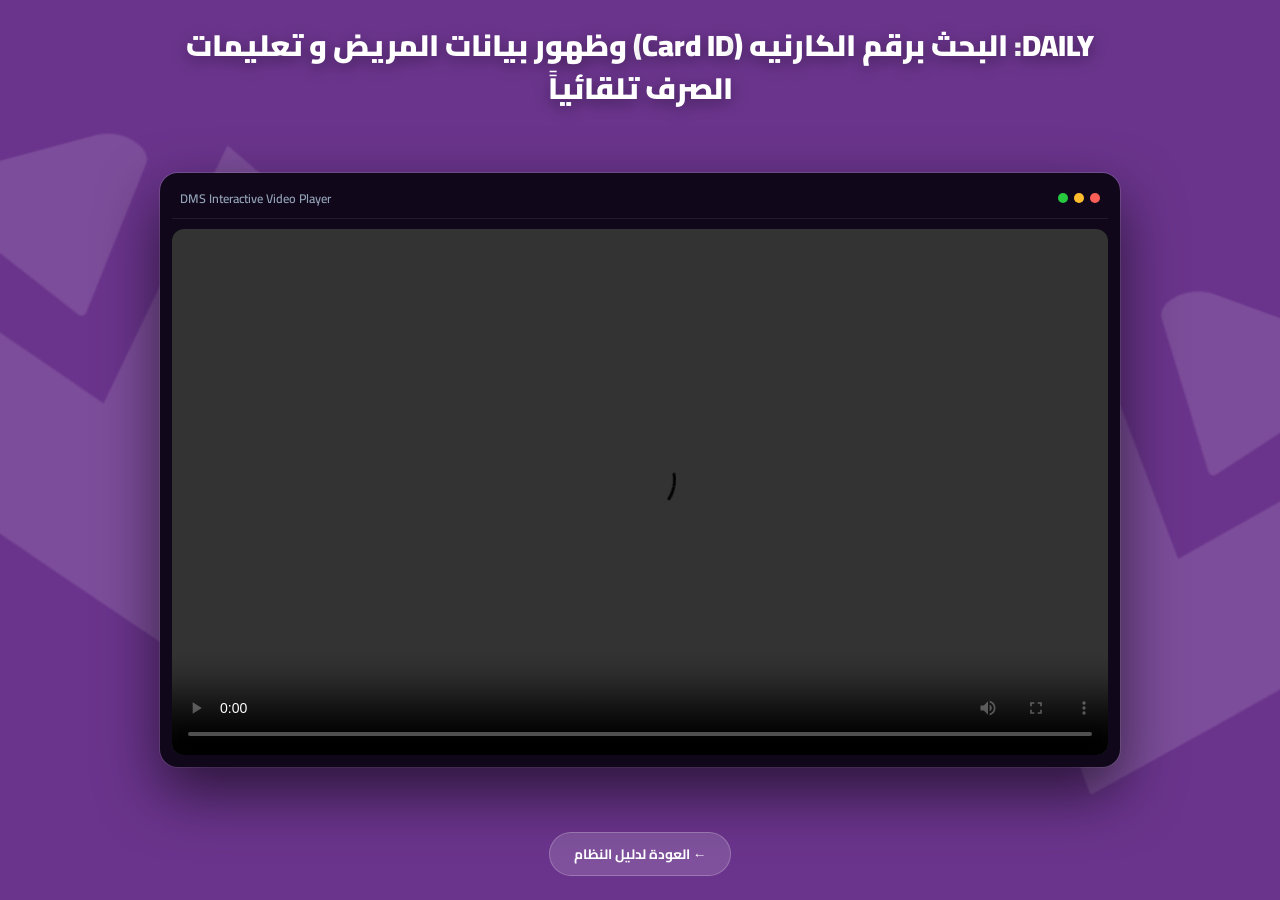
<file: showcase.html>
<!DOCTYPE html>
<html lang="ar" dir="rtl">
<head>
    <meta charset="UTF-8">
    <meta name="viewport" content="width=device-width, initial-scale=1.0, maximum-scale=5.0">
    <title id="tab-title">DMS Interactive Showcase</title>

    <!-- أيقونة التبويب العلوية (Favicon) -->
    <link rel="icon" type="image/png" href="dms-silver-logo.png">

    <link href="https://fonts.googleapis.com/css2?family=Cairo:wght@600;700;800;900&display=swap" rel="stylesheet">
    <style>
        * {
            box-sizing: border-box;
            margin: 0;
            padding: 0;
            font-family: 'Cairo', sans-serif;
            -webkit-tap-highlight-color: transparent;
        }

        body {
            background-color: #6a348c;
            min-height: 100vh;
            min-height: 100dvh;
            display: flex;
            flex-direction: column;
            align-items: center;
            justify-content: space-between;
            padding: 24px 16px;
            color: #ffffff;
            position: relative;
            overflow-x: hidden;
        }

        /* العلامة المائية لشعار DMS على جانبي الشاشة */
        .bg-watermark {
            position: fixed;
            width: 520px;
            height: 520px;
            pointer-events: none;
            opacity: 0.12;
            filter: grayscale(100%) brightness(200%);
            z-index: 0;
            user-select: none;
        }

        .bg-watermark.left {
            top: 15%;
            left: -160px;
            transform: rotate(-15deg);
        }

        .bg-watermark.right {
            bottom: 10%;
            right: -160px;
            transform: rotate(20deg);
        }

        .header-container {
            width: 100%;
            max-width: 960px;
            text-align: center;
            z-index: 2;
            margin-bottom: 20px;
        }

        .main-title {
            color: #ffffff;
            font-size: clamp(1.15rem, 4.2vw, 1.85rem);
            font-weight: 900;
            line-height: 1.45;
            text-shadow: 0 4px 15px rgba(0, 0, 0, 0.4);
            padding: 0 8px;
        }

        .showcase-area {
            flex: 1;
            width: 100%;
            max-width: 960px;
            display: flex;
            justify-content: center;
            align-items: center;
            z-index: 2;
        }

        /* فريم الفيديو التفاعلي */
        .custom-video-frame {
            width: 100%;
            background: #10081a;
            border-radius: 18px;
            padding: 12px;
            box-shadow: 0 25px 60px rgba(0, 0, 0, 0.6), 0 0 0 1px rgba(255, 255, 255, 0.15);
            display: flex;
            flex-direction: column;
            gap: 10px;
        }

        .frame-header {
            display: flex;
            align-items: center;
            justify-content: space-between;
            padding: 2px 8px 8px;
            border-bottom: 1px solid rgba(255, 255, 255, 0.08);
        }

        .window-dots {
            display: flex;
            gap: 6px;
        }

        .window-dots span {
            width: 10px;
            height: 10px;
            border-radius: 50%;
            display: inline-block;
        }
        .dot-red { background: #ff5f56; }
        .dot-yellow { background: #ffbd2e; }
        .dot-green { background: #27c93f; }

        .frame-label {
            font-size: 0.78rem;
            color: #94a3b8;
            font-weight: 600;
        }

        .video-box {
            position: relative;
            width: 100%;
            aspect-ratio: 16 / 9;
            background: #000000;
            border-radius: 12px;
            overflow: hidden;
            display: flex;
            align-items: center;
            justify-content: center;
        }

        .video-box video, .video-box iframe {
            width: 100%;
            height: 100%;
            border: none;
            outline: none;
            object-fit: contain;
        }

        /* فريم المستندات والصور مع التكبير */
        .custom-image-frame {
            width: 100%;
            background: rgba(18, 10, 28, 0.9);
            backdrop-filter: blur(14px);
            border-radius: 18px;
            border: 1px solid rgba(255, 255, 255, 0.18);
            box-shadow: 0 25px 60px rgba(0, 0, 0, 0.6);
            display: flex;
            flex-direction: column;
            overflow: hidden;
        }

        .image-toolbar {
            height: 48px;
            background: rgba(255, 255, 255, 0.06);
            display: flex;
            align-items: center;
            justify-content: space-between;
            padding: 0 14px;
            border-bottom: 1px solid rgba(255, 255, 255, 0.1);
        }

        .toolbar-text {
            font-size: 0.82rem;
            color: #4ade80;
            font-weight: 700;
        }

        .toolbar-btns {
            display: flex;
            gap: 6px;
        }

        .zoom-btn {
            background: rgba(255, 255, 255, 0.12);
            color: #ffffff;
            border: none;
            padding: 4px 10px;
            border-radius: 6px;
            font-size: 0.78rem;
            cursor: pointer;
            transition: all 0.2s;
            font-weight: 700;
        }

        .zoom-btn:hover {
            background: #4ade80;
            color: #0f172a;
        }

        .image-canvas {
            width: 100%;
            min-height: 450px;
            max-height: 75vh;
            overflow: auto;
            display: flex;
            align-items: center;
            justify-content: center;
            background: #0a0510;
            padding: 16px;
        }

        .image-canvas img {
            max-width: 100%;
            height: auto;
            max-height: 100%;
            object-fit: contain;
            transition: transform 0.15s ease-out;
            border-radius: 6px;
            box-shadow: 0 10px 30px rgba(0, 0, 0, 0.6);
        }

        .footer-nav {
            margin-top: 22px;
            z-index: 2;
        }

        .btn-back {
            background: rgba(255, 255, 255, 0.14);
            color: #ffffff;
            text-decoration: none;
            padding: 8px 24px;
            border-radius: 25px;
            font-size: 0.85rem;
            font-weight: 700;
            border: 1px solid rgba(255, 255, 255, 0.22);
            transition: background 0.2s;
            cursor: pointer;
            display: inline-block;
        }

        .btn-back:hover {
            background: #ffffff;
            color: #6a348c;
        }

        @media screen and (max-width: 768px) {
            body { padding: 16px 10px 25px; }
            .bg-watermark { width: 300px; height: 300px; }
            .custom-video-frame { padding: 8px; border-radius: 14px; }
            .image-canvas { min-height: 360px; max-height: 60vh; padding: 6px; }
        }
    </style>
</head>
<body>

    <!-- الشعار المائي في الخلفية -->
    <img src="dms-silver-logo.png" class="bg-watermark left" alt="Watermark Left">
    <img src="dms-silver-logo.png" class="bg-watermark right" alt="Watermark Right">

    <div class="header-container">
        <h1 class="main-title" id="page-title">جاري تحميل المحتوى...</h1>
    </div>

    <div class="showcase-area" id="showcase-area"></div>

    <div class="footer-nav">
        <a href="index.html" onclick="if(window.history.length > 1){ window.history.back(); return false; }" class="btn-back">← العودة لدليل النظام</a>
    </div>

    <script>
        // قاعدة البيانات مدمجة مباشرة لكل خطوات الدليل (فيديوهات + صور)
        // ملاحظة: لو الفيديو مرفوع على Google Drive غير type إلى "drive_video" وضع رابط /preview
        const items = {
            // ==================== DAILY ====================
            "daily-1": {
                "title": "DAILY: البحث برقم الكارنيه (Card ID) وظهور بيانات المريض و تعليمات الصرف تلقائياً",
                "type": "video",
                "src": "page3.mp4"
            },
            "daily-1-img": {
                "title": "DAILY: شاشة البحث برقم الكارنيه (Card ID)",
                "type": "image",
                "src": "page3.png"
            },
            "daily-2": {
                "title": "DAILY: إدخال بيانات المطالبة والروشتة (Claim Info)",
                "type": "video",
                "src": "page4.mp4"
            },
            "daily-2-img": {
                "title": "DAILY: شاشة إدخال بيانات المطالبة والروشتة",
                "type": "image",
                "src": "page4.png"
            },
            "daily-3": {
                "title": "DAILY: اختيار الأدوية وإضافة الأصناف الدوائية",
                "type": "video",
                "src": "page5.mp4"
            },
            "daily-3-img": {
                "title": "DAILY: شاشة اختيار الأدوية",
                "type": "image",
                "src": "page5.png"
            },
            "daily-4": {
                "title": "DAILY: إدخال تفاصيل الاستخدام والجرعة (Dose & Duration)",
                "type": "video",
                "src": "page6.mp4"
            },
            "daily-4-img": {
                "title": "DAILY: شاشة تفاصيل الاستخدام والجرعة",
                "type": "image",
                "src": "page6.png"
            },
            "daily-5": {
                "title": "DAILY: التعامل مع الأصناف التي تتطلب موافقة (Pending)",
                "type": "video",
                "src": "page7.mp4"
            },
            "daily-5-img": {
                "title": "DAILY: تنبيه الموافقة الطبية (Requires Approval)",
                "type": "image",
                "src": "page7.png"
            },
            "daily-6": {
                "title": "DAILY: حفظ وطباعة الأدوية المصروفة (Dispense & Print)",
                "type": "video",
                "src": "page8.mp4"
            },
            "daily-6-img": {
                "title": "DAILY: شاشة الحفظ والطباعة (Dispense & Print)",
                "type": "image",
                "src": "page8.png"
            },
            "daily-7": {
                "title": "DAILY: متابعة إشعارات الجرس والرد الطبي (Medical Reply)",
                "type": "video",
                "src": "page9.mp4"
            },
            "daily-7-img": {
                "title": "DAILY: شاشة إشعارات الجرس والرد الطبي",
                "type": "image",
                "src": "page9.png"
            },

            // ==================== CHRONIC ====================
            "chronic-1": {
                "title": "CHRONIC: الدخول إلى قائمة العلاج الشهري المزمن",
                "type": "video",
                "src": "page10.mp4"
            },
            "chronic-1-img": {
                "title": "CHRONIC: رسالة تنبيه العلاج الشهري",
                "type": "image",
                "src": "page10.png"
            },
            "chronic-2": {
                "title": "CHRONIC: تحديد وصرف أدوية العلاج الشهري (Dispense / All)",
                "type": "video",
                "src": "page10.mp4"
            },
            "chronic-2-img": {
                "title": "CHRONIC: شاشة تحديد وصرف الأصناف",
                "type": "image",
                "src": "page11.png"
            },
            "chronic-3": {
                "title": "CHRONIC: تعديل سعر العبوة وإعادة طباعة الموافقة",
                "type": "video",
                "src": "page12.mp4"
            },
            "chronic-3-img": {
                "title": "CHRONIC: شاشة تعديل سعر الدواء",
                "type": "image",
                "src": "page12.png"
            },

            // ==================== DOCTOR ====================
            "doctor-1": {
                "title": "DOCTOR: الدخول إلى شاشة موافقات الأطباء",
                "type": "video",
                "src": "page13.mp4"
            },
            "doctor-1-img": {
                "title": "DOCTOR: رسالة تنبيه الأدوية المسجلة في شاشة Doctor",
                "type": "image",
                "src": "page13.png"
            },
            "doctor-2": {
                "title": "DOCTOR: استعراض واختيار الموافقة (Click to select Approval)",
                "type": "video",
                "src": "page13.mp4"
            },
            "doctor-2-img": {
                "title": "DOCTOR: شاشة اختيار الموافقة",
                "type": "image",
                "src": "page14.png"
            },
            "doctor-3": {
                "title": "DOCTOR: تأكيد رقم الموافقة المطلوبة",
                "type": "video",
                "src": "page13.mp4"
            },
            "doctor-3-img": {
                "title": "DOCTOR: نافذة تأكيد رقم الموافقة",
                "type": "image",
                "src": "page15.png"
            },
            "doctor-4": {
                "title": "DOCTOR: صرف وحفظ الأدوية (+Dispense & Save)",
                "type": "video",
                "src": "page13.mp4"
            },
            "doctor-4-img": {
                "title": "DOCTOR: شاشة صرف وحفظ الأدوية",
                "type": "image",
                "src": "page16.png"
            },

            // ==================== SPECIAL CASES ====================
            "special-1": {
                "title": "Special Cases: صرف كمية أقل (Lower Quantity)",
                "type": "video",
                "src": "page18.mp4"
            },
            "special-1-img": {
                "title": "Special Cases: شاشة تعديل الكمية المصروفة (Lower Quantity)",
                "type": "image",
                "src": "page18.png"
            },
            "special-2": {
                "title": "Special Cases: تعديل السعر في العلاج الشهري أو Doctor",
                "type": "video",
                "src": "page19.mp4"
            },
            "special-2-img": {
                "title": "Special Cases: شاشة تعديل السعر (Chronic / Doctor)",
                "type": "image",
                "src": "page19.png"
            },
            "special-3": {
                "title": "Special Cases: تعديل السعر في موافقات Daily",
                "type": "video",
                "src": "page20.mp4"
            },
            "special-3-img": {
                "title": "Special Cases: شاشة تعديل السعر في جدول Daily",
                "type": "image",
                "src": "page20.png"
            },
            "special-4": {
                "title": "Special Cases: تنبيه وجود موافقة استثنائية (Exception)",
                "type": "video",
                "src": "page21.mp4"
            },
            "special-4-img": {
                "title": "Special Cases: رسالة تنبيه الموافقة الاستثنائية",
                "type": "image",
                "src": "page21.png"
            },
            "special-5": {
                "title": "Special Cases: تفعيل الاستثناء عبر زر Has Approval",
                "type": "video",
                "src": "page22.mp4"
            },
            "special-5-img": {
                "title": "Special Cases: شاشة تفعيل Has Approval",
                "type": "image",
                "src": "page22.png"
            },
            "special-6": {
                "title": "Special Cases: التحقق من تفاصيل الاستثناء في خانة Permission",
                "type": "video",
                "src": "page23.mp4"
            },
            "special-6-img": {
                "title": "Special Cases: شاشة التحقق من خانة Permission",
                "type": "image",
                "src": "page23.png"
            },
            "special-7": {
                "title": "Special Cases: مسح رمز QR Code لرفع النموذج إلكترونياً",
                "type": "video",
                "src": "page24.mp4"
            },
            "special-7-img": {
                "title": "Special Cases: نموذج مسح رمز QR Code",
                "type": "image",
                "src": "page24.png"
            },
            "special-8": {
                "title": "Special Cases: تصوير وحفظ صورة النموذج (Upload Prescription)",
                "type": "video",
                "src": "page25.mp4"
            },
            "special-8-img": {
                "title": "Special Cases: شاشة رفع وحفظ صورة النموذج",
                "type": "image",
                "src": "page25.png"
            },
            "special-9": {
                "title": "Special Cases: تنزيل صورة النموذج إلكترونياً (Download Prescription)",
                "type": "video",
                "src": "page26.mp4"
            },
            "special-9-img": {
                "title": "Special Cases: شاشة تحميل صورة النموذج المرفوعة",
                "type": "image",
                "src": "page26.png"
            },
            "special-10": {
                "title": "Special Cases: تعديل أو حذف الموافقة من صفحة Claims",
                "type": "video",
                "src": "page27.mp4"
            },
            "special-10-img": {
                "title": "Special Cases: شاشة إدارة الموافقات (Edit / Delete)",
                "type": "image",
                "src": "page27.png"
            },
            "special-11": {
                "title": "Special Cases: تسجيل الأصناف المعلقة (Pending)",
                "type": "video",
                "src": "page28.mp4"
            },
            "special-11-img": {
                "title": "Special Cases: نافذة تحديد حالة Pending",
                "type": "image",
                "src": "page28.png"
            },
            "special-12": {
                "title": "Special Cases: متابعة Pending عبر إشعارات الجرس",
                "type": "video",
                "src": "page29.mp4"
            },
            "special-12-img": {
                "title": "Special Cases: شاشة متابعة Pending عبر الإشعارات",
                "type": "image",
                "src": "page29.png"
            },
            "special-13": {
                "title": "Special Cases: متابعة Pending عبر تبويب Pending أعلى الشاشة",
                "type": "video",
                "src": "page30.mp4"
            },
            "special-13-img": {
                "title": "Special Cases: شاشة البحث في تبويب Pending",
                "type": "image",
                "src": "page30.png"
            }
        };

        function renderPage() {
            const urlParams = new URLSearchParams(window.location.search);
            const id = urlParams.get('id') || "daily-1";
            const item = items[id] || items["daily-1"];

            document.getElementById('page-title').textContent = item.title;
            document.getElementById('tab-title').textContent = item.title;

            const container = document.getElementById('showcase-area');

            if (item.type === "video") {
                container.innerHTML = `
                    <div class="custom-video-frame">
                        <div class="frame-header">
                            <div class="window-dots">
                                <span class="dot-red"></span>
                                <span class="dot-yellow"></span>
                                <span class="dot-green"></span>
                            </div>
                            <span class="frame-label">DMS Interactive Video Player</span>
                        </div>
                        <div class="video-box">
                            <video controls autoplay playsinline preload="auto" src="${item.src}">
                                المتصفح لا يدعم هذا الفيديو.
                            </video>
                        </div>
                    </div>
                `;
            } else if (item.type === "drive_video") {
                container.innerHTML = `
                    <div class="custom-video-frame">
                        <div class="frame-header">
                            <div class="window-dots">
                                <span class="dot-red"></span>
                                <span class="dot-yellow"></span>
                                <span class="dot-green"></span>
                            </div>
                            <span class="frame-label">DMS Drive Streaming Player</span>
                        </div>
                        <div class="video-box">
                            <iframe src="${item.src}" allow="autoplay; fullscreen"></iframe>
                        </div>
                    </div>
                `;
            } else if (item.type === "image") {
                container.innerHTML = `
                    <div class="custom-image-frame">
                        <div class="image-toolbar">
                            <span class="toolbar-text">معاينة الشاشة التوضيحية</span>
                            <div class="toolbar-btns">
                                <button class="zoom-btn" id="zin">تكبير (+)</button>
                                <button class="zoom-btn" id="zout">تصغير (-)</button>
                                <button class="zoom-btn" id="zreset">إعادة ضبط</button>
                            </div>
                        </div>
                        <div class="image-canvas" id="canvas">
                            <img id="zoom-img" src="${item.src}" alt="${item.title}">
                        </div>
                    </div>
                `;

                const img = document.getElementById('zoom-img');
                let scale = 1;
                document.getElementById('zin').onclick = () => { scale = Math.min(scale + 0.35, 3.5); img.style.transform = `scale(${scale})`; };
                document.getElementById('zout').onclick = () => { scale = Math.max(scale - 0.35, 0.7); img.style.transform = `scale(${scale})`; };
                document.getElementById('zreset').onclick = () => { scale = 1; img.style.transform = `scale(1)`; };
            }
        }

        window.onload = renderPage;
    </script>
</body>
</html>
</file>
<file: style.css>
* {
    box-sizing: border-box;
    margin: 0;
    padding: 0;
    font-family: 'Cairo', sans-serif;
}

body {
    background-color: #f3f0f7;
    min-height: 100vh;
    display: flex;
    flex-direction: column;
    align-items: center;
    padding: 20px;
    position: relative;
    overflow-x: hidden;
}

/* حاوية الأيقونات العشوائية في الخلفية */
#bg-icons {
    position: fixed;
    inset: 0;
    z-index: 0;
    pointer-events: none;
    overflow: hidden;
}

.random-icon {
    position: absolute;
    opacity: 0.16;
    z-index: 0;
}

/* تنسيق السلايدات الأساسية */
.slide {
    background: linear-gradient(135deg, #734695 0%, #4a2663 100%);
    width: 1180px;
    height: 880px;
    border-radius: 24px;
    padding: 28px 36px;
    position: relative;
    display: flex;
    flex-direction: column;
    justify-content: space-between;
    box-shadow: 0 25px 50px rgba(0, 0, 0, 0.35);
    border: 1px solid rgba(255, 255, 255, 0.15);
    margin: 20px auto;
    z-index: 1;
    overflow: hidden;
}

.slide-header {
    display: flex;
    justify-content: space-between;
    align-items: center;
    border-bottom: 2px solid rgba(255, 255, 255, 0.12);
    padding-bottom: 10px;
    flex-shrink: 0;
}

.company-logo {
    height: 68px;
    filter: drop-shadow(0 4px 10px rgba(0, 0, 0, 0.3));
}

.slide-title {
    font-size: 19pt;
    font-weight: 800;
    color: #ffffff;
}

/* جسم السلايدات */
.slide-body {
    display: flex;
    flex-direction: row;
    align-items: center;
    justify-content: space-between;
    gap: 28px;
    flex: 1;
    min-height: 0;
    padding: 14px 0;
}

.why-points {
    flex: 1.6;
    display: flex;
    flex-direction: column;
    gap: 16px;
}

.why-visual {
    flex: 1;
    display: flex;
    align-items: center;
    justify-content: center;
}

.thinking-card {
    background: rgba(255, 255, 255, 0.08);
    border: 1px solid rgba(255, 255, 255, 0.16);
    border-radius: 22px;
    padding: 28px;
    box-shadow: 0 15px 35px rgba(0, 0, 0, 0.3);
}

.thinking-img {
    width: 190px;
    height: 190px;
    object-fit: contain;
    display: block;
    filter: drop-shadow(0 10px 15px rgba(0, 0, 0, 0.4));
}

.flow-step {
    display: flex;
    gap: 14px;
    align-items: flex-start;
    background: rgba(0, 0, 0, 0.22);
    padding: 14px 16px;
    border-radius: 12px;
    border-right: 4px solid #4ade80;
}

.step-num {
    width: 32px;
    height: 32px;
    background: #4ade80;
    color: #0f172a;
    border-radius: 50%;
    display: flex;
    align-items: center;
    justify-content: center;
    font-weight: 800;
    font-size: 1rem;
    flex-shrink: 0;
}

.step-detail strong {
    font-size: 1rem;
    color: #ffffff;
    display: inline-block;
    margin-bottom: 4px;
}

.step-detail p {
    font-size: 0.9rem;
    color: #e2e8f0;
    line-height: 1.55;
}

/* الفوتر */
.slide-footer {
    display: flex;
    justify-content: space-between;
    align-items: center;
    border-top: 1px solid rgba(255, 255, 255, 0.12);
    padding-top: 8px;
    flex-shrink: 0;
}

.footer-link {
    color: rgba(255, 255, 255, 0.75);
    text-decoration: none;
    font-size: 0.88rem;
}

.footer-page {
    background: rgba(255, 255, 255, 0.12);
    color: #ffffff;
    padding: 2px 12px;
    border-radius: 12px;
    font-size: 0.8rem;
    font-weight: 700;
    direction: ltr;
}

/* سلايد الغلاف والختام */
.cover-slide {
    justify-content: center;
    align-items: center;
    text-align: center;
    gap: 25px;
}

.cover-logo {
    height: 140px;
    margin-bottom: 18px;
}

.cover-title {
    font-size: 30pt;
    font-weight: 800;
    color: #ffffff;
    line-height: 1.35;
}

.cover-subtitle {
    margin-top: 16px;
    font-size: 1.2rem;
    color: #e2e8f0;
    line-height: 1.6;
}

.hotline-badge {
    display: inline-flex;
    align-items: center;
    gap: 10px;
    margin-top: 24px;
    padding: 10px 24px;
    background: rgba(74, 222, 128, 0.18);
    border: 1px solid #4ade80;
    border-radius: 30px;
    color: #ffffff;
    font-size: 1.1rem;
}

.hotline-badge strong {
    color: #86efac;
    font-size: 1.25rem;
}

/* سلايد أنواع الموافقات (3 كروت) */
.cards-grid-body {
    display: grid;
    grid-template-columns: repeat(3, 1fr);
    gap: 24px;
    align-items: stretch;
}

.approval-type-card {
    background: rgba(255, 255, 255, 0.08);
    border: 1px solid rgba(255, 255, 255, 0.16);
    border-radius: 20px;
    padding: 26px 22px;
    display: flex;
    flex-direction: column;
    justify-content: space-between;
    text-align: center;
    box-shadow: 0 12px 28px rgba(0, 0, 0, 0.25);
}

.type-badge {
    display: inline-block;
    margin: 0 auto 14px;
    padding: 6px 20px;
    border-radius: 24px;
    font-weight: 800;
    font-size: 1.1rem;
    background: #4ade80;
    color: #0f172a;
}

.approval-type-card h3 {
    color: #ffffff;
    font-size: 1.3rem;
    margin-bottom: 12px;
}

.approval-type-card p {
    color: #e2e8f0;
    font-size: 0.95rem;
    line-height: 1.6;
    margin-bottom: 20px;
}

.requirement-box {
    padding: 14px;
    border-radius: 14px;
    font-size: 0.92rem;
    line-height: 1.5;
}

.requirement-box.required {
    background: rgba(74, 222, 128, 0.18);
    border: 1px solid #4ade80;
    color: #bbf7d0;
}

.requirement-box.optional {
    background: rgba(255, 255, 255, 0.1);
    border: 1px solid rgba(255, 255, 255, 0.25);
    color: #f1f5f9;
}

/* سلايد الحالات الخاصة (6 كروت) */
.special-grid-body {
    display: grid;
    grid-template-columns: repeat(3, 1fr);
    grid-template-rows: repeat(2, 1fr);
    gap: 20px;
    align-items: stretch;
}

.special-case-card {
    background: rgba(0, 0, 0, 0.22);
    border: 1px solid rgba(255, 255, 255, 0.16);
    border-top: 4px solid #4ade80;
    border-radius: 18px;
    padding: 20px;
    display: flex;
    flex-direction: column;
    justify-content: center;
    gap: 8px;
}

.special-case-card .case-num {
    font-size: 0.85rem;
    font-weight: 800;
    color: #4ade80;
    direction: ltr;
}

.special-case-card h4 {
    color: #ffffff;
    font-size: 1.15rem;
    font-weight: 800;
}

.special-case-card p {
    color: #e2e8f0;
    font-size: 0.9rem;
    line-height: 1.5;
}

/* سلايد الفريم والاسكرين - بدون أي Scrollbar */
.showcase-body {
    gap: 22px;
    width: 100%;
    align-items: stretch;
}

.showcase-info {
    flex: 1.08;
    background: rgba(255, 255, 255, 0.08);
    border: 1px solid rgba(255, 255, 255, 0.16);
    border-radius: 18px;
    padding: 14px 16px;
    display: flex;
    flex-direction: column;
    justify-content: space-between;
    min-width: 0;
    overflow: visible;
}

.info-header {
    border-bottom: 1px solid rgba(255, 255, 255, 0.15);
    padding-bottom: 7px;
    margin-bottom: 8px;
}

.info-header h3 {
    color: #ffffff;
    font-size: 1.05rem;
    font-weight: 700;
    margin-top: 3px;
}

.company-pill {
    display: inline-block;
    padding: 2px 10px;
    border-radius: 20px;
    font-size: 0.75rem;
    font-weight: 800;
    background: rgba(255, 255, 255, 0.15);
    color: #ffffff;
}

.company-pill.dms-pill {
    background: #4ade80;
    color: #0f172a;
}

.showcase-steps {
    display: flex;
    flex-direction: column;
    gap: 7px;
}

.showcase-steps .flow-step {
    padding: 8px 11px;
    gap: 10px;
    border-radius: 10px;
}

.showcase-steps .step-num {
    width: 26px;
    height: 26px;
    font-size: 0.85rem;
}

.showcase-steps .step-detail strong {
    font-size: 0.88rem;
    margin-bottom: 2px;
    line-height: 1.3;
}

.showcase-steps .step-detail p {
    font-size: 0.77rem;
    line-height: 1.38;
}

/* زر مشاهدة الفيديو أسفل الكارت */
.video-cta-box {
    margin-top: 8px;
    padding-top: 8px;
    border-top: 1px solid rgba(255, 255, 255, 0.12);
    flex-shrink: 0;
}

.watch-video-cta {
    display: flex;
    align-items: center;
    justify-content: center;
    gap: 10px;
    width: 100%;
    padding: 9px 14px;
    background: rgba(255, 255, 255, 0.14);
    color: #ffffff;
    text-decoration: none;
    font-size: 0.9rem;
    font-weight: 700;
    border-radius: 10px;
    border: 1px solid rgba(255, 255, 255, 0.25);
    transition: transform 0.2s ease, background 0.2s ease;
    direction: ltr;
}

.watch-video-cta:hover {
    transform: translateY(-2px);
    background: rgba(74, 222, 128, 0.22);
    border-color: #4ade80;
}

/* الفريم والشاشة */
.showcase-frame-container {
    flex: 1.48;
    display: flex;
    align-items: center;
    justify-content: center;
    min-width: 0;
}

.browser-mockup {
    width: 100%;
    height: 100%;
    max-height: 550px;
    background: #181026;
    border-radius: 18px;
    border: 3px solid rgba(255, 255, 255, 0.22);
    box-shadow:
        0 18px 40px rgba(0, 0, 0, 0.45),
        inset 0 0 0 1px rgba(74, 222, 128, 0.35);
    overflow: hidden;
    display: flex;
    flex-direction: column;
}

.browser-top-bar {
    background: rgba(255, 255, 255, 0.07);
    padding: 10px 16px;
    display: flex;
    align-items: center;
    justify-content: space-between;
    gap: 12px;
    border-bottom: 1px solid rgba(255, 255, 255, 0.12);
    direction: ltr;
    flex-shrink: 0;
}

.browser-dots {
    display: flex;
    gap: 7px;
    flex-shrink: 0;
}

.browser-dots .dot {
    width: 11px;
    height: 11px;
    border-radius: 50%;
}

.dot.red { background: #5f367d; }
.dot.yellow { background: #8651ac; }
.dot.green { background: #c69ee2; }

.browser-url {
    flex: 1;
    max-width: 380px;
    text-align: center;
    background: rgba(0, 0, 0, 0.35);
    color: #e2e8f0;
    font-size: 13px;
    padding: 4px 14px;
    border-radius: 8px;
    font-family: monospace;
    white-space: nowrap;
    overflow: hidden;
    text-overflow: ellipsis;
}

.screen-image-link {
    display: flex;
    flex: 1;
    width: 100%;
    min-height: 0;
    text-decoration: none;
}

.screen-image-wrapper {
    width: 100%;
    flex: 1;
    min-height: 0;
    background: #0e0918;
    display: flex;
    flex-direction: column;
    justify-content: space-between;
    align-items: center;
    position: relative;
}

.screen-image-wrapper img {
    width: 100%;
    height: 100%;
    flex: 1;
    min-height: 0;
    object-fit: contain;
    background: #140e21;
    color: #cbd5e1;
    font-size: 0.95rem;
    padding: 12px;
    display: block;
    transition: transform 0.25s ease;
}

.screen-image-link:hover .screen-image-wrapper img {
    transform: scale(1.01);
}

.screen-zoom-hint {
    width: 100%;
    text-align: center;
    background: rgba(10, 7, 18, 0.95);
    color: #86efac;
    padding: 8px 12px;
    font-size: 0.8rem;
    font-weight: 700;
    border-top: 1px solid rgba(255, 255, 255, 0.1);
    direction: ltr;
    flex-shrink: 0;
}

/* إعدادات الطباعة الدقيقة A4 Landscape بدون أي Scrollbar */
@page {
    size: A4 landscape;
    margin: 0;
}

@media print {
    * {
        -webkit-print-color-adjust: exact !important;
        print-color-adjust: exact !important;
    }

    html, body {
        width: 297mm !important;
        height: auto !important;
        background-color: #f3f0f7 !important;
        margin: 0 !important;
        padding: 0 !important;
        overflow: visible !important;
    }

    .no-print {
        display: none !important;
    }

    #bg-icons {
        position: fixed !important;
        inset: 0 !important;
        z-index: 0 !important;
    }

    .random-icon {
        opacity: 0.18 !important;
    }

    .slide {
        box-sizing: border-box !important;
        width: 277mm !important;
        height: 192mm !important;
        max-height: 192mm !important;
        margin: 9mm auto !important;
        padding: 14px 22px !important;
        border-radius: 18px !important;
        box-shadow: none !important;
        z-index: 1 !important;
        overflow: hidden !important;
        page-break-inside: avoid !important;
        break-inside: avoid !important;
        page-break-after: always !important;
        break-after: page !important;
    }

    .slide:last-of-type {
        page-break-after: auto !important;
        break-after: auto !important;
    }

    .slide-header {
        padding-bottom: 8px !important;
    }

    .company-logo {
        height: 50px !important;
    }

    .slide-title {
        font-size: 17pt !important;
    }

    .slide-body {
        padding: 10px 0 !important;
        gap: 18px !important;
    }

    .thinking-img {
        width: 145px !important;
        height: 145px !important;
    }

    .showcase-info {
        padding: 10px 12px !important;
        overflow: visible !important;
    }

    .info-header {
        padding-bottom: 5px !important;
        margin-bottom: 6px !important;
    }

    .info-header h3 {
        font-size: 0.95rem !important;
    }

    .showcase-steps {
        gap: 5px !important;
    }

    .showcase-steps .flow-step {
        padding: 6px 9px !important;
        gap: 8px !important;
    }

    .showcase-steps .step-num {
        width: 22px !important;
        height: 22px !important;
        font-size: 0.78rem !important;
    }

    .showcase-steps .step-detail strong {
        font-size: 0.8rem !important;
        margin-bottom: 1px !important;
    }

    .showcase-steps .step-detail p {
        font-size: 0.7rem !important;
        line-height: 1.3 !important;
    }

    .browser-mockup {
        max-height: 410px !important;
    }

    .screen-zoom-hint {
        display: none !important;
    }
}


/* سلايد مدمج (CHRONIC في سلايد واحدة و DOCTOR في سلايد واحدة) بدون Scrollbar */
.combined-stage-body {
    gap: 18px;
    width: 100%;
    align-items: stretch;
}

.combined-info-col {
    flex: 1.25;
    background: rgba(255, 255, 255, 0.08);
    border: 1px solid rgba(255, 255, 255, 0.16);
    border-radius: 18px;
    padding: 12px 14px;
    display: flex;
    flex-direction: column;
    justify-content: flex-start;
    min-width: 0;
    overflow: hidden;
}

.stages-stack {
    display: flex;
    flex-direction: column;
    gap: 8px;
    flex: 1;
    justify-content: space-between;
}

.stage-subcard {
    background: rgba(0, 0, 0, 0.22);
    border: 1px solid rgba(255, 255, 255, 0.12);
    border-radius: 12px;
    padding: 8px 10px;
}

.stage-subcard-top {
    display: flex;
    align-items: center;
    justify-content: space-between;
    gap: 8px;
    margin-bottom: 6px;
}

.stage-subcard-top h4 {
    color: #ffffff;
    font-size: 0.9rem;
    font-weight: 800;
    flex: 1;
}

.stage-tag {
    background: #4ade80;
    color: #0f172a;
    font-size: 0.7rem;
    font-weight: 800;
    padding: 2px 8px;
    border-radius: 12px;
    flex-shrink: 0;
}

.mini-video-btn {
    background: rgba(255, 255, 255, 0.14);
    border: 1px solid rgba(74, 222, 128, 0.45);
    color: #86efac;
    text-decoration: none;
    font-size: 0.72rem;
    font-weight: 700;
    padding: 2px 9px;
    border-radius: 8px;
    direction: ltr;
    flex-shrink: 0;
}

.mini-video-btn:hover {
    background: #4ade80;
    color: #0f172a;
}

.stage-steps-list {
    display: flex;
    flex-direction: column;
    gap: 4px;
}

.flow-step.compact-step {
    padding: 5px 9px;
    gap: 8px;
    border-radius: 8px;
    border-right-width: 3px;
}

.flow-step.compact-step .step-num {
    width: 21px;
    height: 21px;
    font-size: 0.75rem;
}

.flow-step.compact-step .step-detail strong {
    font-size: 0.8rem;
    margin-bottom: 0;
}

.flow-step.compact-step .step-detail p {
    font-size: 0.71rem;
    line-height: 1.28;
}

.combined-screens-col {
    flex: 1.15;
    display: flex;
    flex-direction: column;
    gap: 10px;
    justify-content: space-between;
    min-width: 0;
    overflow: hidden;
}

.mini-browser-frame {
    flex: 1;
    min-height: 0;
    background: #181026;
    border-radius: 14px;
    border: 2px solid rgba(255, 255, 255, 0.2);
    overflow: hidden;
    display: flex;
    flex-direction: column;
}

.mini-browser-frame .browser-top-bar {
    padding: 5px 10px;
}

.mini-browser-frame .browser-url {
    font-size: 11px;
    padding: 2px 10px;
}

.mini-browser-frame .screen-image-wrapper img {
    padding: 6px;
}

.mini-browser-frame .screen-zoom-hint {
    padding: 4px 8px;
    font-size: 0.7rem;
}

/* شبكة الحالات الخاصة بعد إضافة كارت تعديل سعر الدواء للـ Chronic */
.special-grid-body.special-grid-7 {
    display: grid;
    grid-template-columns: repeat(4, 1fr);
    grid-template-rows: repeat(2, 1fr);
    gap: 14px;
}

.special-grid-body.special-grid-7 .special-case-card {
    padding: 14px;
    gap: 6px;
}

.special-grid-body.special-grid-7 .special-case-card h4 {
    font-size: 0.98rem;
}

.special-grid-body.special-grid-7 .special-case-card p {
    font-size: 0.78rem;
    line-height: 1.4;
}

@media print {
    .stage-subcard {
        padding: 5px 8px !important;
    }

    .flow-step.compact-step {
        padding: 4px 7px !important;
    }

    .flow-step.compact-step .step-detail p {
        font-size: 0.65rem !important;
        line-height: 1.22 !important;
    }

    .special-grid-body.special-grid-7 .special-case-card p {
        font-size: 0.7rem !important;
        line-height: 1.3 !important;
    }
}


/* أيقونات كروت Special Cases Overview */
.case-card-top {
    display: flex;
    align-items: center;
    justify-content: space-between;
    gap: 8px;
    margin-bottom: 2px;
}

.case-icon-badge {
    width: 34px;
    height: 34px;
    border-radius: 10px;
    background: rgba(74, 222, 128, 0.16);
    border: 1px solid rgba(74, 222, 128, 0.45);
    color: #4ade80;
    display: inline-flex;
    align-items: center;
    justify-content: center;
    flex-shrink: 0;
}

.case-svg {
    width: 19px;
    height: 19px;
}


/* كروت بيانات التواصل في شريحة الختام */
.contacts-grid {
    display: grid;
    grid-template-columns: repeat(2, minmax(220px, 1fr));
    gap: 14px;
    max-width: 720px;
    margin: 22px auto 0;
}

.contact-card {
    background: rgba(0, 0, 0, 0.24);
    border: 1px solid rgba(74, 222, 128, 0.45);
    border-radius: 16px;
    padding: 12px 18px;
    display: flex;
    flex-direction: column;
    align-items: center;
    justify-content: center;
    gap: 6px;
}

.contact-card-wide {
    grid-column: 1 / -1;
}

.contact-label {
    font-size: 0.92rem;
    font-weight: 700;
    color: #e2e8f0;
}

.contact-phones {
    display: flex;
    align-items: center;
    justify-content: center;
    gap: 10px;
    color: #86efac;
    font-size: 1.15rem;
}

.phone-sep {
    color: #4ade80;
    font-weight: 800;
}

.contact-email a {
    color: #86efac;
    text-decoration: none;
    font-weight: 800;
    font-size: 1.1rem;
}

.contact-email a:hover {
    text-decoration: underline;
}
</file>
